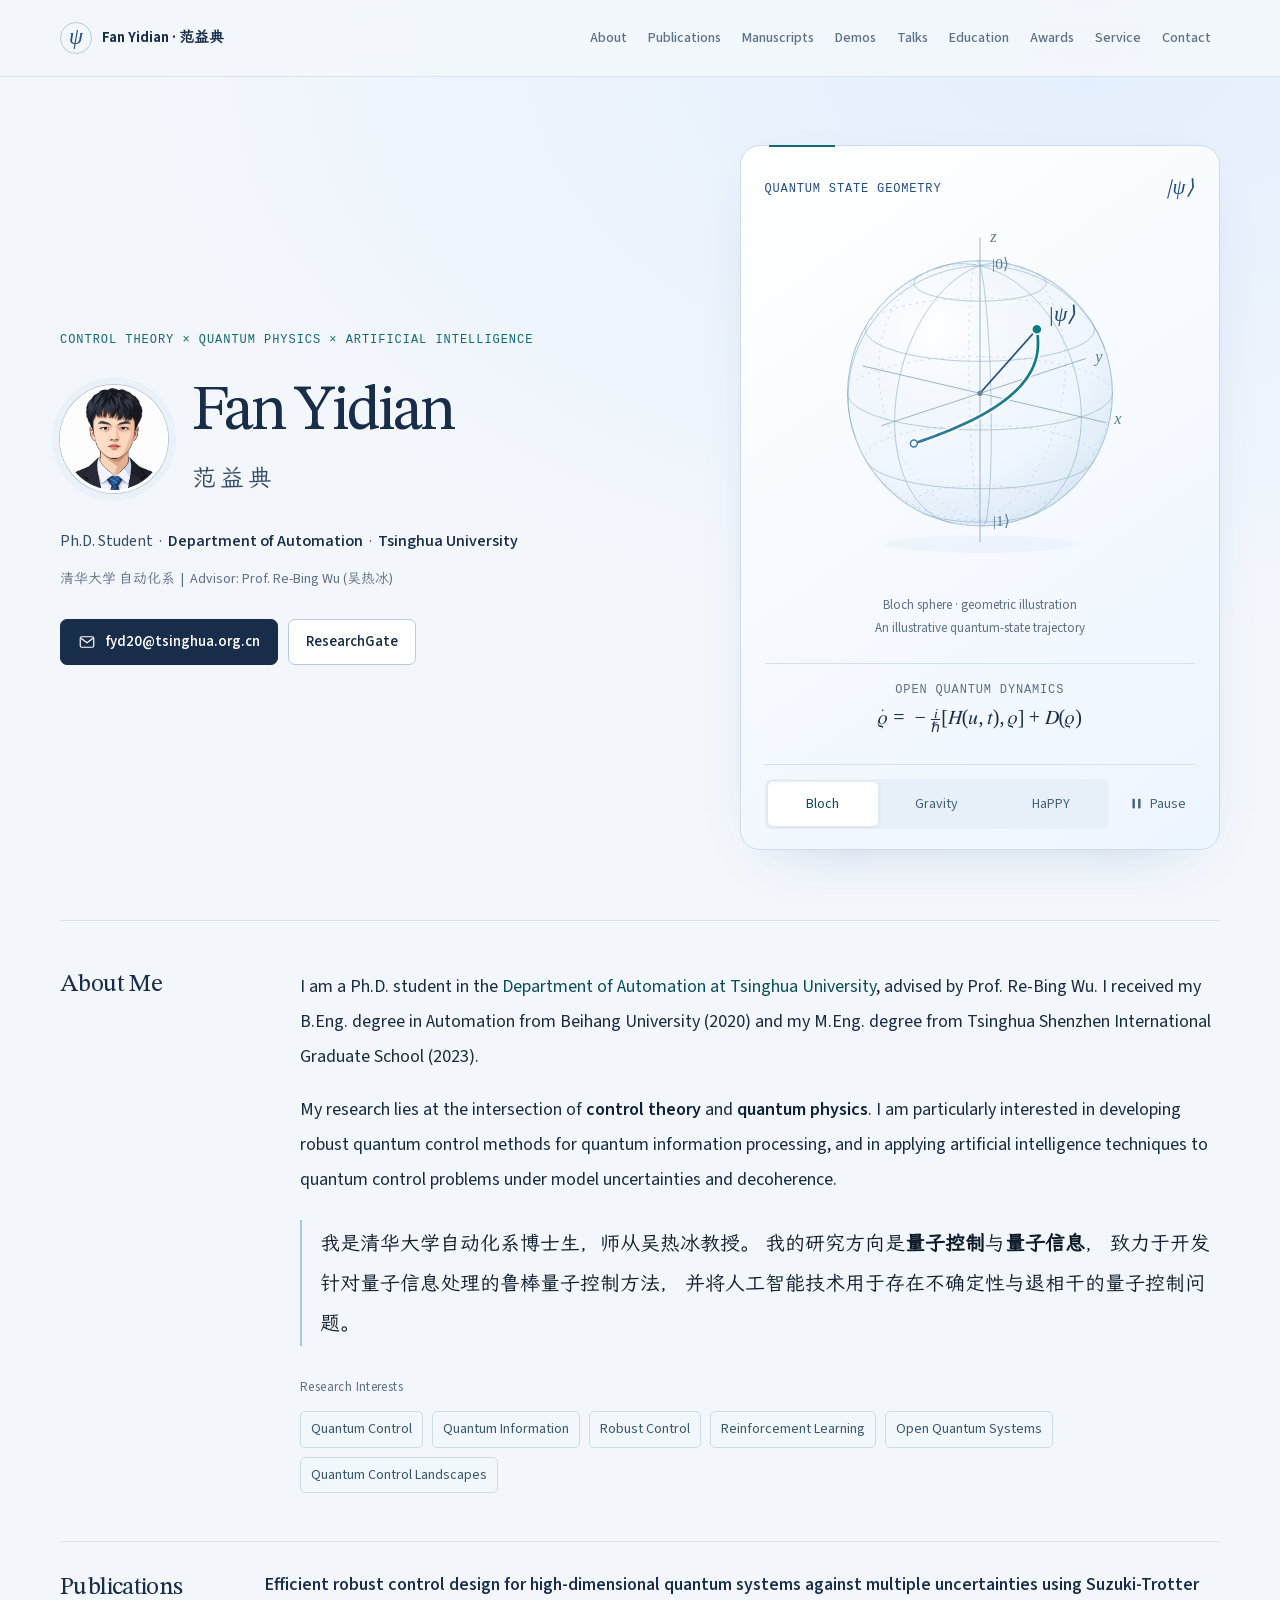
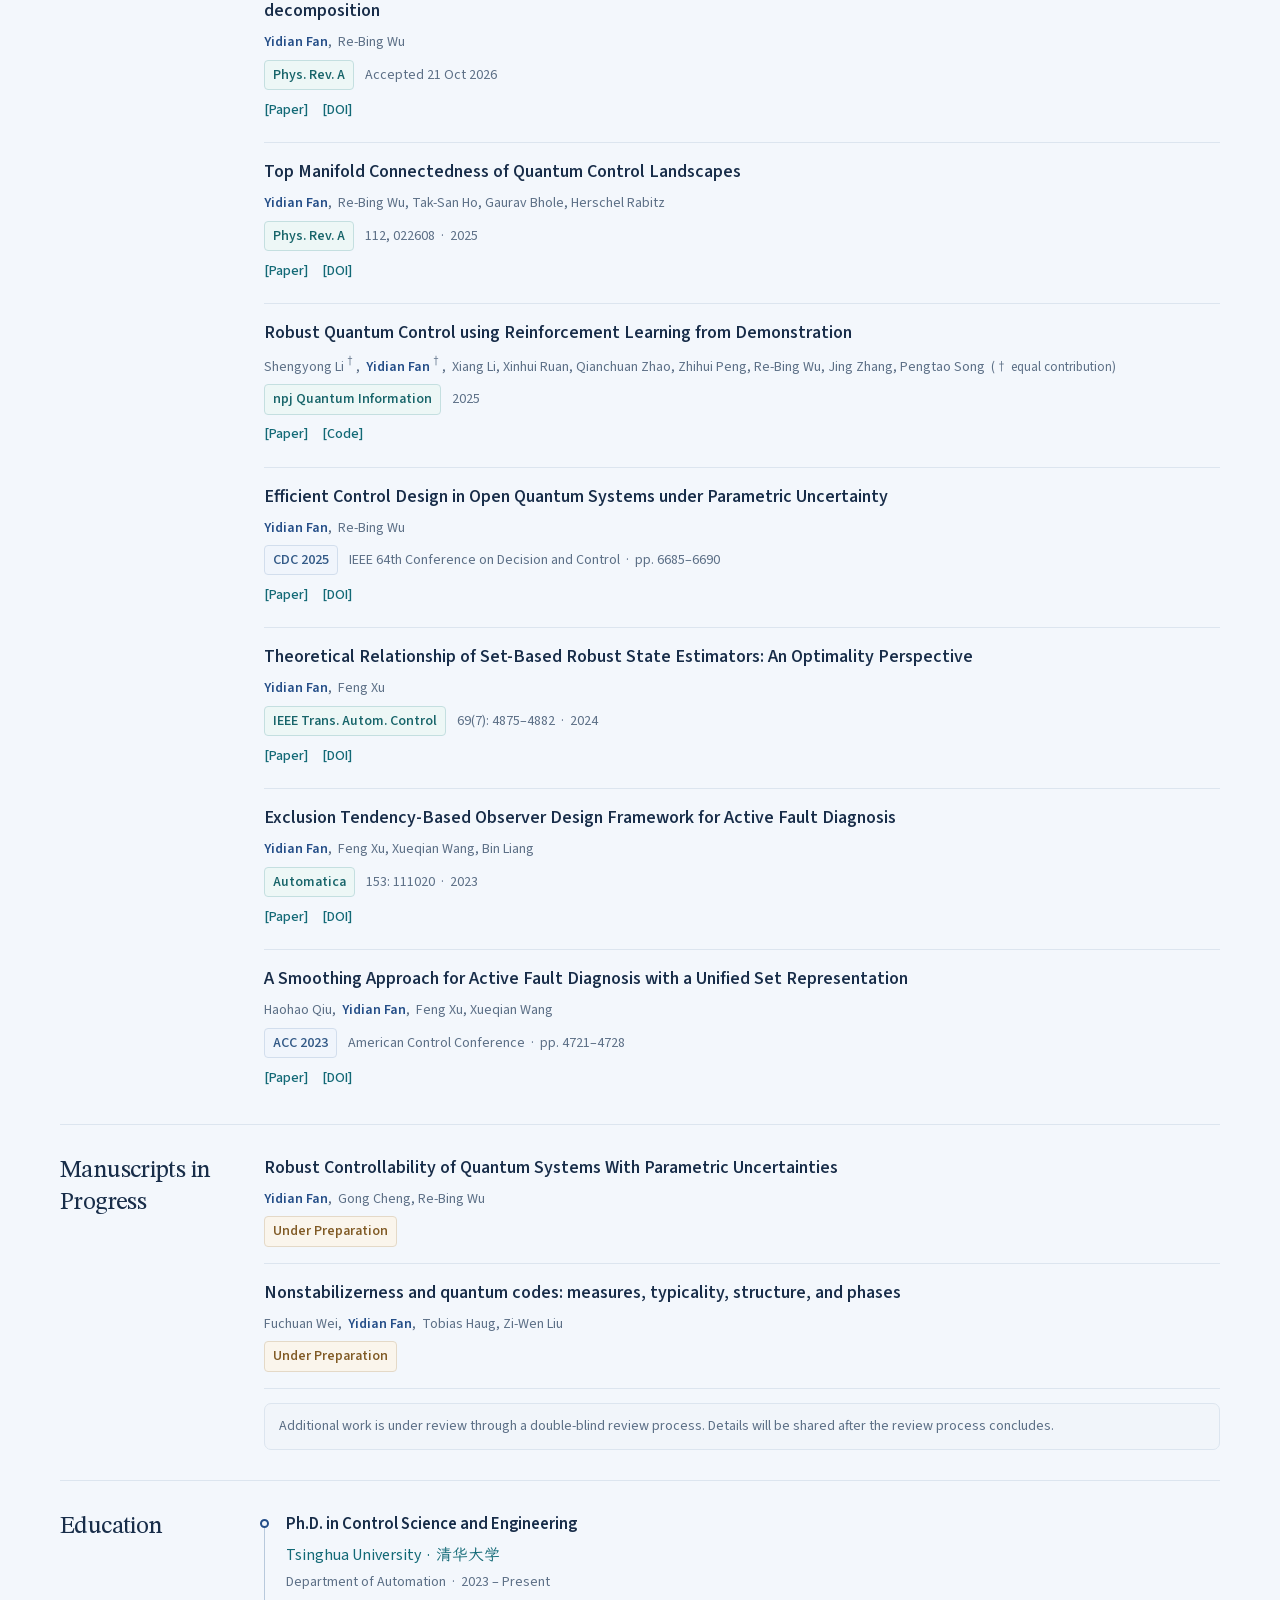
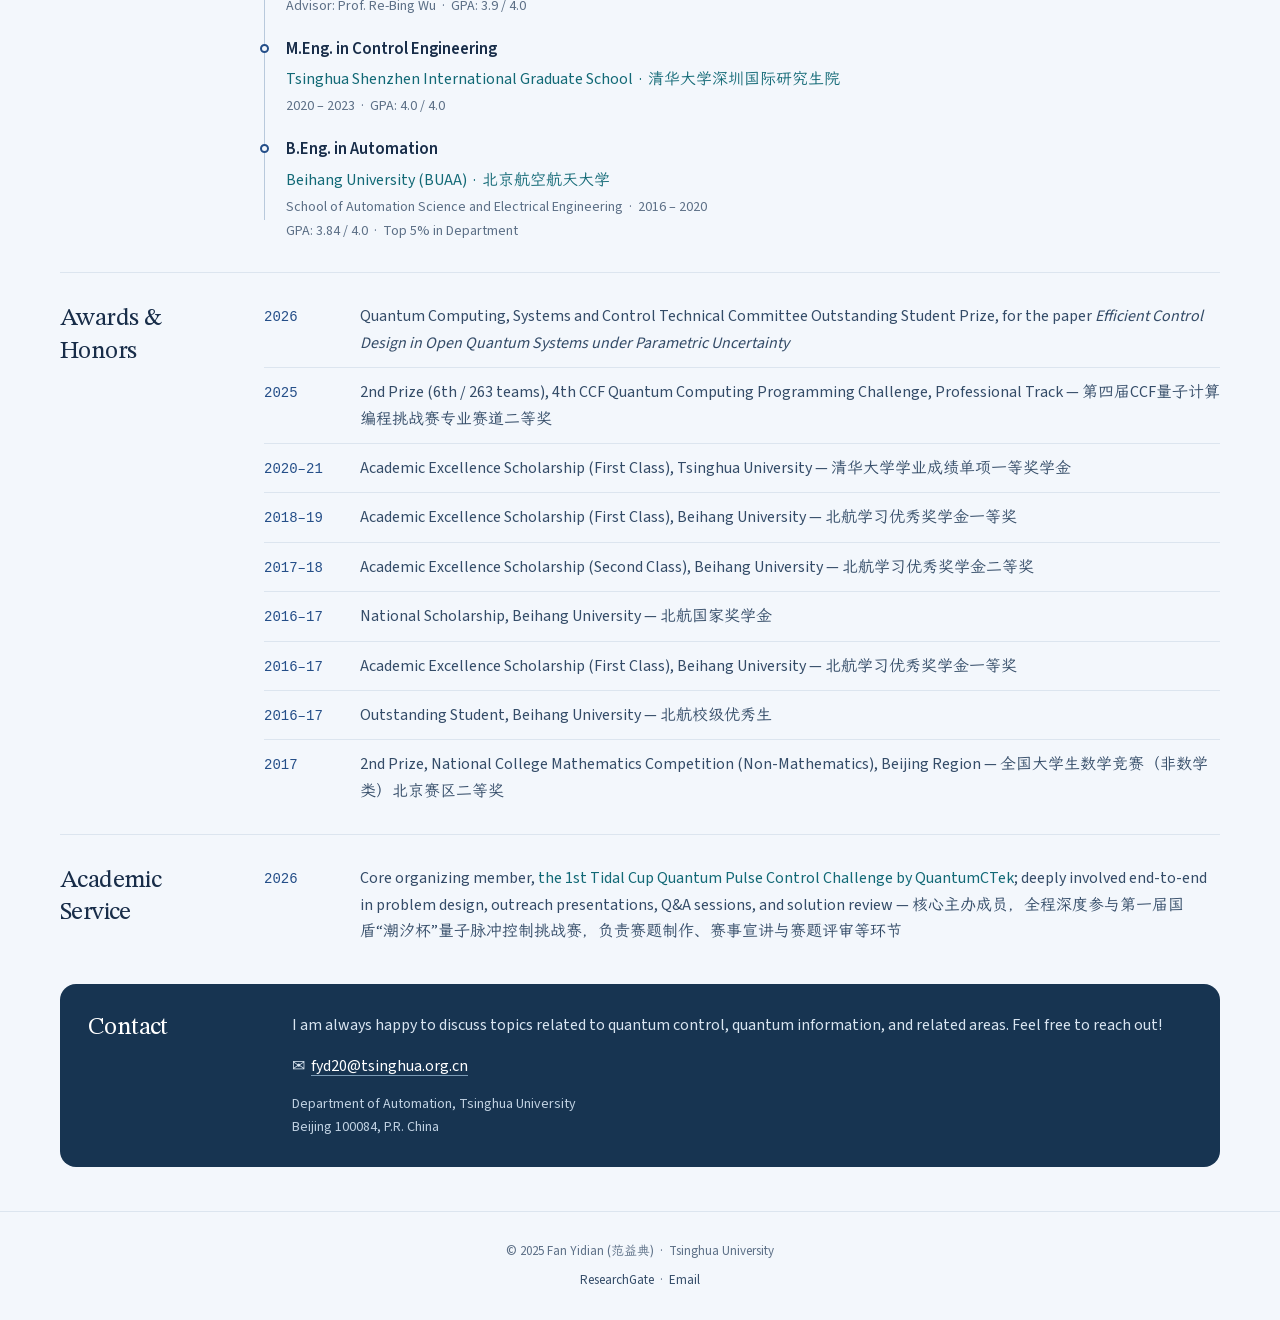
<file: index.html>
<!DOCTYPE html>
<html lang="en">
<head>
  <meta charset="UTF-8" />
  <meta name="viewport" content="width=device-width, initial-scale=1.0" />
  <title>Fan Yidian (范益典) | Tsinghua University</title>
  <meta name="description" content="Ph.D. student at Tsinghua University. Research on quantum control and quantum information." />
  <link rel="stylesheet" href="./assets/site.css" />
  <link rel="stylesheet" href="./assets/home.css" />
  <script src="./assets/site.js" defer></script>
  <script src="./assets/quantum-carousel.js" defer></script>
</head>
<body class="home-page">
<a class="skip-link" href="#main-content">Skip to content</a>

<!-- ====== Navigation ====== -->
<nav class="site-nav" aria-label="Main navigation">
  <div class="nav-inner">
    <a class="nav-brand" href="./"><span class="brand-symbol" aria-hidden="true">ψ</span><span>Fan Yidian · 范益典</span></a>
    <button class="nav-toggle" type="button" aria-expanded="false" aria-controls="primary-navigation">Menu <span class="menu-icon" aria-hidden="true"></span></button>
    <ul class="nav-links" id="primary-navigation">
      <li><a href="#about">About</a></li>
      <li><a href="#publications">Publications</a></li>
      <li><a href="#manuscripts">Manuscripts</a></li>
      <li><a href="./demos/">Demos</a></li>
      <li><a href="./talks/">Talks</a></li>
      <li><a href="#education">Education</a></li>
      <li><a href="#awards">Awards</a></li>
      <li><a href="#service">Service</a></li>
      <li><a href="#contact">Contact</a></li>
    </ul>
  </div>
</nav>

<main id="main-content" class="home-main">

  <!-- ====== Hero ====== -->
  <header class="hero" aria-labelledby="profile-name">
    <div class="hero-copy">
      <p class="hero-kicker">CONTROL THEORY × QUANTUM PHYSICS × ARTIFICIAL INTELLIGENCE</p>
      <div class="hero-identity">
        <div class="photo-wrap">
          <img src="avatar-cartoon-v2.png" alt="Cartoon portrait of Fan Yidian" width="108" height="108" />
        </div>
        <div>
          <h1 class="hero-en" id="profile-name">Fan Yidian</h1>
          <div class="hero-cn" lang="zh-CN">范益典</div>
        </div>
      </div>
      <p class="hero-meta">
        Ph.D. Student &nbsp;·&nbsp;
        <strong>Department of Automation</strong> &nbsp;·&nbsp;
        <strong>Tsinghua University</strong>
      </p>
      <p class="hero-sub">清华大学 自动化系 &nbsp;|&nbsp; Advisor: Prof. Re-Bing Wu (吴热冰)</p>
      <div class="hero-btns">
        <a href="mailto:fyd20@tsinghua.org.cn" class="btn primary"><svg viewBox="0 0 24 24" fill="none" stroke="currentColor" stroke-width="1.6" aria-hidden="true"><rect x="3" y="5" width="18" height="14" rx="2"/><path d="m4 7 8 6 8-6"/></svg>fyd20@tsinghua.org.cn</a>
        <a href="https://www.researchgate.net/profile/Yidian-Fan/research" target="_blank" rel="noopener" class="btn">ResearchGate</a>
      </div>
    </div>
    <div class="quantum-panel" data-quantum-carousel data-rotation-delay="8000" role="region" aria-roledescription="carousel" aria-label="Quantum physics illustrations">
      <div class="quantum-slides">
        <figure class="quantum-slide" id="quantum-slide-bloch" role="group" aria-roledescription="slide" aria-label="1 of 3: Quantum state geometry">
          <div class="quantum-heading"><span>QUANTUM STATE GEOMETRY</span><span class="state-symbol" aria-hidden="true">|ψ⟩</span></div>
          <img class="quantum-visual" src="./assets/quantum-state.svg" width="500" height="440" alt="Bloch sphere with coordinate axes, a quantum-state vector, and an illustrative control trajectory." />
          <figcaption class="quantum-caption"><span>Bloch sphere · geometric illustration</span><span>An illustrative quantum-state trajectory</span></figcaption>
          <div class="quantum-equation">
            <span class="quantum-equation-label">Open quantum dynamics</span>
            <math xmlns="http://www.w3.org/1998/Math/MathML" aria-label="Rho dot equals minus i over h bar times the commutator of H of u and t with rho, plus D of rho">
              <mrow><mover><mi>ρ</mi><mo>˙</mo></mover><mo>=</mo><mo>−</mo><mfrac><mi>i</mi><mi>ℏ</mi></mfrac><mo>[</mo><mi>H</mi><mo>(</mo><mi>u</mi><mo>,</mo><mi>t</mi><mo>)</mo><mo>,</mo><mi>ρ</mi><mo>]</mo><mo>+</mo><mi mathvariant="script">D</mi><mo>(</mo><mi>ρ</mi><mo>)</mo></mrow>
            </math>
          </div>
        </figure>
        <figure class="quantum-slide" id="quantum-slide-gravity" role="group" aria-roledescription="slide" aria-label="2 of 3: Quantum gravity simulation" hidden>
          <div class="quantum-heading"><span>QUANTUM GRAVITY SIMULATION</span><span class="state-symbol" aria-hidden="true">AdS</span></div>
          <img class="quantum-visual" src="./assets/quantum-gravity.svg" width="500" height="440" alt="Conceptual gravitational geometry above two coupled quantum systems, illustrating a gravity-inspired quantum simulation rather than an actual spacetime wormhole." />
          <figcaption class="quantum-caption"><span>SYK-inspired holography · conceptual schematic</span><a href="https://inqnet.caltech.edu/wormhole2022/" target="_blank" rel="noopener">Inspired by Jafferis et al. (2022)</a></figcaption>
          <div class="quantum-equation">
            <span class="quantum-equation-label">Coupled quantum systems</span>
            <math xmlns="http://www.w3.org/1998/Math/MathML" aria-label="H equals H left plus H right plus g of t times V">
              <mrow><mi>H</mi><mo>=</mo><msub><mi>H</mi><mi>L</mi></msub><mo>+</mo><msub><mi>H</mi><mi>R</mi></msub><mo>+</mo><mi>g</mi><mo>(</mo><mi>t</mi><mo>)</mo><mi>V</mi></mrow>
            </math>
          </div>
        </figure>
        <figure class="quantum-slide" id="quantum-slide-happy" role="group" aria-roledescription="slide" aria-label="3 of 3: HaPPY holographic quantum error correction" hidden>
          <div class="quantum-heading"><span>HaPPY · HOLOGRAPHIC QEC</span><span class="state-symbol" aria-hidden="true">V</span></div>
          <img class="quantum-visual" src="./assets/happy-code.svg" width="500" height="440" alt="A pentagonal hyperbolic tensor network for a HaPPY code, encoding bulk logical information into physical degrees of freedom on the boundary." />
          <figcaption class="quantum-caption"><span>Perfect tensors · bulk-to-boundary encoding</span><a href="https://arxiv.org/abs/1503.06237" target="_blank" rel="noopener">Pastawski et al. (2015)</a></figcaption>
          <div class="quantum-equation">
            <span class="quantum-equation-label">Holographic encoding isometry</span>
            <math xmlns="http://www.w3.org/1998/Math/MathML" aria-label="V maps the bulk Hilbert space to the boundary Hilbert space">
              <mrow><mi>V</mi><mo>:</mo><msub><mi mathvariant="script">H</mi><mtext>bulk</mtext></msub><mo>→</mo><msub><mi mathvariant="script">H</mi><mtext>boundary</mtext></msub></mrow>
            </math>
          </div>
        </figure>
      </div>
      <div class="carousel-controls">
        <div class="carousel-pagination" role="group" aria-label="Choose an illustration">
          <button class="carousel-tab" type="button" aria-controls="quantum-slide-bloch" aria-pressed="true" aria-label="Show quantum state geometry">Bloch</button>
          <button class="carousel-tab" type="button" aria-controls="quantum-slide-gravity" aria-pressed="false" aria-label="Show quantum gravity simulation">Gravity</button>
          <button class="carousel-tab" type="button" aria-controls="quantum-slide-happy" aria-pressed="false" aria-label="Show HaPPY holographic code">HaPPY</button>
        </div>
        <button class="carousel-toggle" type="button" aria-label="Pause automatic slide rotation">
          <svg data-pause-icon viewBox="0 0 16 16" fill="currentColor" aria-hidden="true"><rect x="3" y="2" width="3" height="12" rx="1"/><rect x="10" y="2" width="3" height="12" rx="1"/></svg>
          <svg data-play-icon viewBox="0 0 16 16" fill="currentColor" aria-hidden="true" hidden><path d="M4 2 14 8 4 14Z"/></svg>
          <span>Pause</span>
        </button>
      </div>
      <p class="carousel-status" aria-live="polite" aria-atomic="true">1 of 3: Quantum state geometry</p>
      <noscript><p class="quantum-caption">Also explore <a href="./assets/quantum-gravity.svg">quantum gravity</a> and <a href="./assets/happy-code.svg">HaPPY code</a>.</p></noscript>
    </div>
  </header>

  <!-- ====== About ====== -->
  <section id="about">
    <h2 class="sec-title">About Me</h2>
    <div class="section-content">

    <p class="about-en">
      I am a Ph.D. student in the
      <a href="https://www.au.tsinghua.edu.cn/" target="_blank">Department of Automation at Tsinghua University</a>,
      advised by Prof. Re-Bing Wu.
      I received my B.Eng. degree in Automation from Beihang University (2020)
      and my M.Eng. degree from Tsinghua Shenzhen International Graduate School (2023).
    </p>
    <p class="about-en">
      My research lies at the intersection of <strong>control theory</strong> and <strong>quantum physics</strong>.
      I am particularly interested in developing robust quantum control methods for
      quantum information processing, and in applying artificial intelligence techniques to
      quantum control problems under model uncertainties and decoherence.
    </p>

    <p class="about-cn">
      我是清华大学自动化系博士生，师从吴热冰教授。
      我的研究方向是<strong>量子控制</strong>与<strong>量子信息</strong>，
      致力于开发针对量子信息处理的鲁棒量子控制方法，
      并将人工智能技术用于存在不确定性与退相干的量子控制问题。
    </p>

    <p class="interest-label">Research Interests</p>
    <div class="tags">
      <span class="tag">Quantum Control</span>
      <span class="tag">Quantum Information</span>
      <span class="tag">Robust Control</span>
      <span class="tag">Reinforcement Learning</span>
      <span class="tag">Open Quantum Systems</span>
      <span class="tag">Quantum Control Landscapes</span>
    </div>
    </div>
  </section>

  <!-- ====== Publications ====== -->
  <section id="publications">
    <h2 class="sec-title">Publications</h2>
    <div class="section-content">
    <div class="pub-list">

      <div class="pub-card">
        <div class="pub-title">
          <a href="https://link.aps.org/doi/10.1103/959l-ms9v" target="_blank" rel="noopener">
            Efficient robust control design for high-dimensional quantum systems against multiple uncertainties using Suzuki-Trotter decomposition
          </a>
        </div>
        <div class="pub-authors">
          <span class="me">Yidian Fan</span>,&nbsp;
          Re-Bing Wu
        </div>
        <div class="pub-footer">
          <span class="badge badge-journal">Phys. Rev. A</span>
          <span class="pub-year">Accepted 21 Oct 2026</span>
        </div>
        <div class="pub-links">
          <a class="pub-link" href="https://link.aps.org/doi/10.1103/959l-ms9v" target="_blank" rel="noopener">[Paper]</a>
          <a class="pub-link" href="https://doi.org/10.1103/959l-ms9v" target="_blank" rel="noopener">[DOI]</a>
        </div>
      </div>

      <!-- ── 2025 ── -->

      <!-- PRA 2025 -->
      <div class="pub-card">
        <div class="pub-title">
          <a href="https://link.aps.org/doi/10.1103/rrzb-zm1l" target="_blank">
            Top Manifold Connectedness of Quantum Control Landscapes
          </a>
        </div>
        <div class="pub-authors">
          <span class="me">Yidian Fan</span>,&nbsp;
          Re-Bing Wu, Tak-San Ho, Gaurav Bhole, Herschel Rabitz
        </div>
        <div class="pub-footer">
          <span class="badge badge-journal">Phys. Rev. A</span>
          <span class="pub-year">112, 022608 &nbsp;·&nbsp; 2025</span>
        </div>
        <div class="pub-links">
          <a class="pub-link" href="https://link.aps.org/doi/10.1103/rrzb-zm1l" target="_blank">[Paper]</a>
          <a class="pub-link" href="https://doi.org/10.1103/rrzb-zm1l" target="_blank">[DOI]</a>
        </div>
      </div>

      <!-- npj QI 2025 -->
      <div class="pub-card">
        <div class="pub-title">
          <a href="https://www.nature.com/articles/s41534-025-01065-2" target="_blank">
            Robust Quantum Control using Reinforcement Learning from Demonstration
          </a>
        </div>
        <div class="pub-authors">
          Shengyong Li<sup>†</sup>,&nbsp;
          <span class="me">Yidian Fan</span><sup>†</sup>,&nbsp;
          Xiang Li, Xinhui Ruan, Qianchuan Zhao, Zhihui Peng, Re-Bing Wu, Jing Zhang, Pengtao Song
          &nbsp;<span class="pub-equal">(† equal contribution)</span>
        </div>
        <div class="pub-footer">
          <span class="badge badge-journal">npj Quantum Information</span>
          <span class="pub-year">2025</span>
        </div>
        <div class="pub-links">
          <a class="pub-link" href="https://www.nature.com/articles/s41534-025-01065-2" target="_blank">[Paper]</a>
          <a class="pub-link" href="https://github.com/littlebaker/RlfdQcontrol" target="_blank">[Code]</a>
        </div>
      </div>

      <!-- CDC 2025 -->
      <div class="pub-card">
        <div class="pub-title">
          <a href="https://ieeexplore.ieee.org/document/11312116" target="_blank">
            Efficient Control Design in Open Quantum Systems under Parametric Uncertainty
          </a>
        </div>
        <div class="pub-authors">
          <span class="me">Yidian Fan</span>,&nbsp;
          Re-Bing Wu
        </div>
        <div class="pub-footer">
          <span class="badge badge-conference">CDC 2025</span>
          <span class="pub-year">IEEE 64th Conference on Decision and Control &nbsp;·&nbsp; pp. 6685–6690</span>
        </div>
        <div class="pub-links">
          <a class="pub-link" href="https://ieeexplore.ieee.org/document/11312116" target="_blank">[Paper]</a>
          <a class="pub-link" href="https://doi.org/10.1109/CDC57313.2025.11312116" target="_blank">[DOI]</a>
        </div>
      </div>

      <!-- ── 2024 ── -->

      <!-- IEEE TAC 2024 -->
      <div class="pub-card">
        <div class="pub-title">
          <a href="https://ieeexplore.ieee.org/document/10415484" target="_blank">
            Theoretical Relationship of Set-Based Robust State Estimators: An Optimality Perspective
          </a>
        </div>
        <div class="pub-authors">
          <span class="me">Yidian Fan</span>,&nbsp;
          Feng Xu
        </div>
        <div class="pub-footer">
          <span class="badge badge-journal">IEEE Trans. Autom. Control</span>
          <span class="pub-year">69(7): 4875–4882 &nbsp;·&nbsp; 2024</span>
        </div>
        <div class="pub-links">
          <a class="pub-link" href="https://ieeexplore.ieee.org/document/10415484" target="_blank">[Paper]</a>
          <a class="pub-link" href="https://doi.org/10.1109/TAC.2024.3359522" target="_blank">[DOI]</a>
        </div>
      </div>

      <!-- ── 2023 ── -->

      <!-- Automatica 2023 -->
      <div class="pub-card">
        <div class="pub-title">
          <a href="https://www.sciencedirect.com/science/article/pii/S0005109823001759" target="_blank">
            Exclusion Tendency-Based Observer Design Framework for Active Fault Diagnosis
          </a>
        </div>
        <div class="pub-authors">
          <span class="me">Yidian Fan</span>,&nbsp;
          Feng Xu, Xueqian Wang, Bin Liang
        </div>
        <div class="pub-footer">
          <span class="badge badge-journal">Automatica</span>
          <span class="pub-year">153: 111020 &nbsp;·&nbsp; 2023</span>
        </div>
        <div class="pub-links">
          <a class="pub-link" href="https://www.sciencedirect.com/science/article/pii/S0005109823001759" target="_blank">[Paper]</a>
          <a class="pub-link" href="https://doi.org/10.1016/j.automatica.2023.111020" target="_blank">[DOI]</a>
        </div>
      </div>

      <!-- ACC 2023 -->
      <div class="pub-card">
        <div class="pub-title">
          <a href="https://ieeexplore.ieee.org/document/10156136" target="_blank">
            A Smoothing Approach for Active Fault Diagnosis with a Unified Set Representation
          </a>
        </div>
        <div class="pub-authors">
          Haohao Qiu,&nbsp;
          <span class="me">Yidian Fan</span>,&nbsp;
          Feng Xu, Xueqian Wang
        </div>
        <div class="pub-footer">
          <span class="badge badge-conference">ACC 2023</span>
          <span class="pub-year">American Control Conference &nbsp;·&nbsp; pp. 4721–4728</span>
        </div>
        <div class="pub-links">
          <a class="pub-link" href="https://ieeexplore.ieee.org/document/10156136" target="_blank">[Paper]</a>
          <a class="pub-link" href="https://doi.org/10.23919/ACC55779.2023.10156136" target="_blank">[DOI]</a>
        </div>
      </div>

    </div>
    </div>
  </section>

  <section id="manuscripts">
    <h2 class="sec-title">Manuscripts in Progress</h2>
    <div class="section-content">
    <div class="pub-list">

      <div class="pub-card">
        <div class="pub-title">
          Robust Controllability of Quantum Systems With Parametric Uncertainties
        </div>
        <div class="pub-authors">
          <span class="me">Yidian Fan</span>,&nbsp;
          Gong Cheng, Re-Bing Wu
        </div>
        <div class="pub-footer">
          <span class="badge badge-preprint">Under Preparation</span>
        </div>
      </div>

      <div class="pub-card">
        <div class="pub-title">
          Nonstabilizerness and quantum codes: measures, typicality, structure, and phases
        </div>
        <div class="pub-authors">
          Fuchuan Wei,&nbsp;
          <span class="me">Yidian Fan</span>,&nbsp;
          Tobias Haug, Zi-Wen Liu
        </div>
        <div class="pub-footer">
          <span class="badge badge-preprint">Under Preparation</span>
        </div>
      </div>

      <p class="pub-year">
        Additional work is under review through a double-blind review process. Details will be shared after the review process concludes.
      </p>

    </div>
    </div>
  </section>

  <!-- ====== Education ====== -->
  <section id="education">
    <h2 class="sec-title">Education</h2>
    <div class="section-content">
    <div class="timeline">

      <div class="edu-item">
        <div class="edu-degree">Ph.D. in Control Science and Engineering</div>
        <div class="edu-school">Tsinghua University &nbsp;·&nbsp; 清华大学</div>
        <div class="edu-detail">Department of Automation &nbsp;·&nbsp; 2023 – Present</div>
        <div class="edu-detail">Advisor: Prof. Re-Bing Wu &nbsp;·&nbsp; GPA: 3.9 / 4.0</div>
      </div>

      <div class="edu-item">
        <div class="edu-degree">M.Eng. in Control Engineering</div>
        <div class="edu-school">Tsinghua Shenzhen International Graduate School &nbsp;·&nbsp; 清华大学深圳国际研究生院</div>
        <div class="edu-detail">2020 – 2023 &nbsp;·&nbsp; GPA: 4.0 / 4.0</div>
      </div>

      <div class="edu-item">
        <div class="edu-degree">B.Eng. in Automation</div>
        <div class="edu-school">Beihang University (BUAA) &nbsp;·&nbsp; 北京航空航天大学</div>
        <div class="edu-detail">School of Automation Science and Electrical Engineering &nbsp;·&nbsp; 2016 – 2020</div>
        <div class="edu-detail">GPA: 3.84 / 4.0 &nbsp;·&nbsp; Top 5% in Department</div>
      </div>

    </div>
    </div>
  </section>

  <!-- ====== Awards ====== -->
  <section id="awards">
    <h2 class="sec-title">Awards &amp; Honors</h2>
    <div class="section-content">
    <ul class="award-list">
      <li class="award-item">
        <span class="award-year">2026</span>
        <span class="award-text">Quantum Computing, Systems and Control Technical Committee Outstanding Student Prize, for the paper <em>Efficient Control Design in Open Quantum Systems under Parametric Uncertainty</em></span>
      </li>
      <li class="award-item">
        <span class="award-year">2025</span>
        <span class="award-text">2nd Prize (6th / 263 teams), 4th CCF Quantum Computing Programming Challenge, Professional Track &mdash; 第四届CCF量子计算编程挑战赛专业赛道二等奖</span>
      </li>
      <li class="award-item">
        <span class="award-year">2020–21</span>
        <span class="award-text">Academic Excellence Scholarship (First Class), Tsinghua University &mdash; 清华大学学业成绩单项一等奖学金</span>
      </li>
      <li class="award-item">
        <span class="award-year">2018–19</span>
        <span class="award-text">Academic Excellence Scholarship (First Class), Beihang University &mdash; 北航学习优秀奖学金一等奖</span>
      </li>
      <li class="award-item">
        <span class="award-year">2017–18</span>
        <span class="award-text">Academic Excellence Scholarship (Second Class), Beihang University &mdash; 北航学习优秀奖学金二等奖</span>
      </li>
      <li class="award-item">
        <span class="award-year">2016–17</span>
        <span class="award-text">National Scholarship, Beihang University &mdash; 北航国家奖学金</span>
      </li>
      <li class="award-item">
        <span class="award-year">2016–17</span>
        <span class="award-text">Academic Excellence Scholarship (First Class), Beihang University &mdash; 北航学习优秀奖学金一等奖</span>
      </li>
      <li class="award-item">
        <span class="award-year">2016–17</span>
        <span class="award-text">Outstanding Student, Beihang University &mdash; 北航校级优秀生</span>
      </li>
      <li class="award-item">
        <span class="award-year">2017</span>
        <span class="award-text">2nd Prize, National College Mathematics Competition (Non-Mathematics), Beijing Region &mdash; 全国大学生数学竞赛（非数学类）北京赛区二等奖</span>
      </li>
    </ul>
    </div>
  </section>

  <!-- ====== Academic Service ====== -->
  <section id="service">
    <h2 class="sec-title">Academic Service</h2>
    <div class="section-content">
    <ul class="award-list">
      <li class="award-item">
        <span class="award-year">2026</span>
        <span class="award-text">
          Core organizing member,
          <a href="https://quantumctek-cloud.com/tidalcup.html" target="_blank" rel="noopener noreferrer">the 1st Tidal Cup Quantum Pulse Control Challenge by QuantumCTek</a>;
          deeply involved end-to-end in problem design, outreach presentations, Q&amp;A sessions, and solution review &mdash;
          核心主办成员，全程深度参与第一届国盾“潮汐杯”量子脉冲控制挑战赛，负责赛题制作、赛事宣讲与赛题评审等环节
        </span>
      </li>
    </ul>
    </div>
  </section>

  <!-- ====== Contact ====== -->
  <section id="contact">
    <h2 class="sec-title">Contact</h2>
    <div class="section-content">
    <div class="contact-body">
      <p>I am always happy to discuss topics related to quantum control, quantum information, and related areas. Feel free to reach out!</p>
      <p style="margin-top: 14px;">
        ✉ &nbsp;<a href="mailto:fyd20@tsinghua.org.cn">fyd20@tsinghua.org.cn</a>
      </p>
      <p class="contact-addr">
        Department of Automation, Tsinghua University<br />
        Beijing 100084, P.R. China
      </p>
    </div>
    </div>
  </section>

</main>

<!-- ====== Footer ====== -->
<footer class="site-footer">
  <p>© 2025 Fan Yidian (范益典) &nbsp;·&nbsp; Tsinghua University</p>
  <p style="margin-top: 6px;">
    <a href="https://www.researchgate.net/profile/Yidian-Fan/research" target="_blank">ResearchGate</a>
    &nbsp;·&nbsp;
    <a href="mailto:fyd20@tsinghua.org.cn">Email</a>
  </p>
</footer>

</body>
</html>
</file>
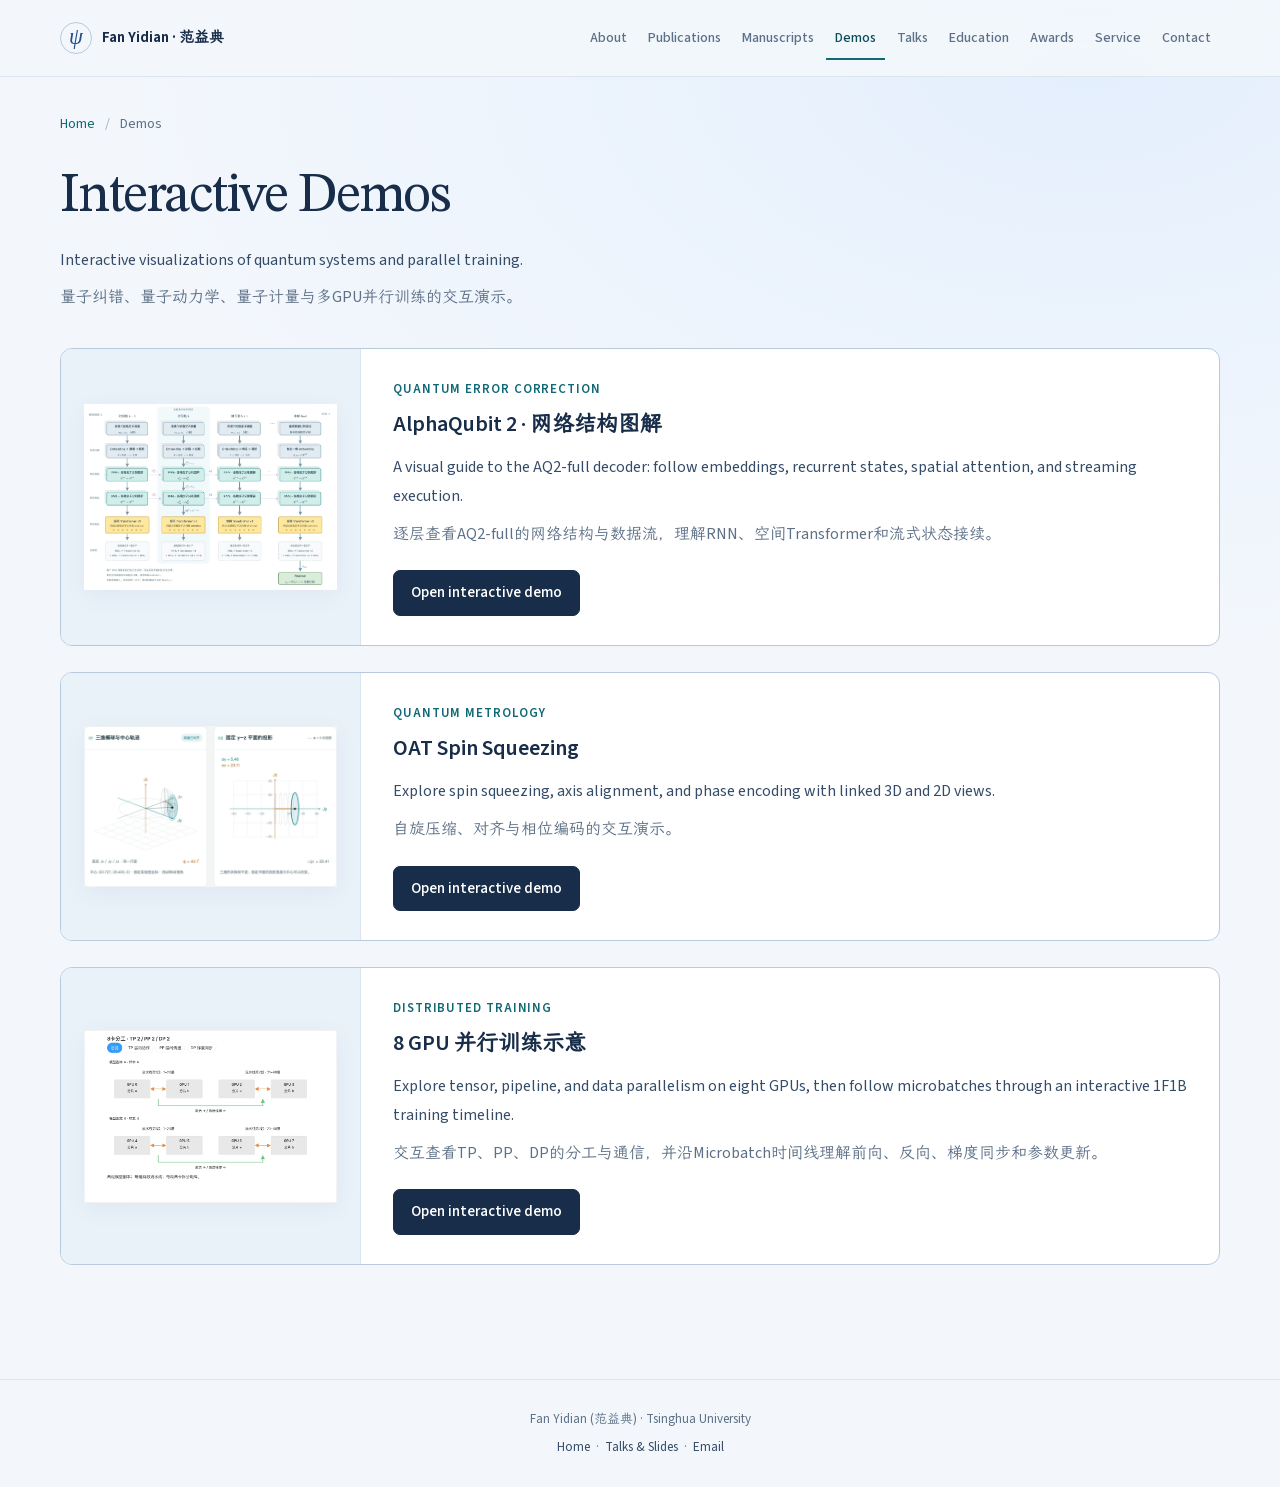
<file: demos/index.html>
<!DOCTYPE html>
<html lang="en">
<head>
  <meta charset="UTF-8" />
  <meta name="viewport" content="width=device-width, initial-scale=1.0" />
  <title>Interactive Demos | Fan Yidian (范益典)</title>
  <meta name="description" content="Interactive visualizations of quantum error correction, quantum dynamics, metrology, and parallel training by Fan Yidian." />
  <link rel="stylesheet" href="../assets/site.css" />
  <link rel="stylesheet" href="../assets/resources.css" />
  <script src="../assets/site.js" defer></script>
</head>
<body class="resource-page">
  <a class="skip-link" href="#main-content">Skip to content</a>
  <nav class="site-nav" aria-label="Main navigation">
    <div class="nav-inner">
      <a class="nav-brand" href="../"><span class="brand-symbol" aria-hidden="true">ψ</span><span>Fan Yidian · 范益典</span></a>
      <button class="nav-toggle" type="button" aria-expanded="false" aria-controls="primary-navigation">Menu <span class="menu-icon" aria-hidden="true"></span></button>
    <ul class="nav-links" id="primary-navigation">
        <li><a href="../#about">About</a></li>
        <li><a href="../#publications">Publications</a></li>
        <li><a href="../#manuscripts">Manuscripts</a></li>
        <li><a href="./" aria-current="page">Demos</a></li>
        <li><a href="../talks/">Talks</a></li>
        <li><a href="../#education">Education</a></li>
        <li><a href="../#awards">Awards</a></li>
        <li><a href="../#service">Service</a></li>
        <li><a href="../#contact">Contact</a></li>
      </ul>
    </div>
  </nav>
  <main id="main-content" class="resource-main">
    <p class="breadcrumbs"><a href="../">Home</a><span aria-hidden="true">/</span>Demos</p>
    <header class="page-header">
      <h1 class="page-title">Interactive Demos</h1>
      <p class="page-intro">Interactive visualizations of quantum systems and parallel training.</p>
      <p class="page-intro-cn" lang="zh-CN">量子纠错、量子动力学、量子计量与多GPU并行训练的交互演示。</p>
    </header>
    <div class="resource-list">
      <article class="resource-card" aria-labelledby="alphaqubit2-title">
        <a class="resource-preview" href="./alphaqubit2/" aria-label="Open the AlphaQubit 2 architecture demo">
          <img src="./alphaqubit2/preview.webp" width="1374" height="1011" alt="A time-by-network-depth diagram of the AlphaQubit 2 decoder, with recurrent states and spatial Transformer blocks." />
        </a>
        <div class="resource-body">
          <p class="resource-category">QUANTUM ERROR CORRECTION</p>
          <h2 class="resource-title" id="alphaqubit2-title" lang="zh-CN"><a href="./alphaqubit2/">AlphaQubit 2 · 网络结构图解</a></h2>
          <p class="resource-description">A visual guide to the AQ2-full decoder: follow embeddings, recurrent states, spatial attention, and streaming execution.</p>
          <p class="resource-description-cn" lang="zh-CN">逐层查看AQ2-full的网络结构与数据流，理解RNN、空间Transformer和流式状态接续。</p>
          <div class="resource-actions">
            <a class="btn primary" href="./alphaqubit2/">Open interactive demo</a>
          </div>
        </div>
      </article>
      <article class="resource-card" aria-labelledby="oat-title">
        <a class="resource-preview" href="./oat/" aria-label="Open the OAT spin-squeezing demo">
          <img src="./oat/preview.webp" width="1100" height="700" alt="A spin-squeezed covariance ellipsoid rotating around the z axis, with its projection onto the y–z plane." />
        </a>
        <div class="resource-body">
          <p class="resource-category">QUANTUM METROLOGY</p>
          <h2 class="resource-title" id="oat-title"><a href="./oat/">OAT Spin Squeezing</a></h2>
          <p class="resource-description">Explore spin squeezing, axis alignment, and phase encoding with linked 3D and 2D views.</p>
          <p class="resource-description-cn" lang="zh-CN">自旋压缩、对齐与相位编码的交互演示。</p>
          <div class="resource-actions">
            <a class="btn primary" href="./oat/">Open interactive demo</a>
          </div>
        </div>
      </article>
      <article class="resource-card" aria-labelledby="eight-gpu-title">
        <a class="resource-preview" href="./eight-gpu/" aria-label="Open the 8-GPU parallel training demo">
          <img src="./eight-gpu/preview.webp" width="900" height="613" loading="lazy" alt="Eight GPUs grouped by tensor, pipeline, and data parallelism, with communication links between the groups." />
        </a>
        <div class="resource-body">
          <p class="resource-category">DISTRIBUTED TRAINING</p>
          <h2 class="resource-title" id="eight-gpu-title" lang="zh-CN"><a href="./eight-gpu/">8 GPU 并行训练示意</a></h2>
          <p class="resource-description">Explore tensor, pipeline, and data parallelism on eight GPUs, then follow microbatches through an interactive 1F1B training timeline.</p>
          <p class="resource-description-cn" lang="zh-CN">交互查看TP、PP、DP的分工与通信，并沿Microbatch时间线理解前向、反向、梯度同步和参数更新。</p>
          <div class="resource-actions">
            <a class="btn primary" href="./eight-gpu/">Open interactive demo</a>
          </div>
        </div>
      </article>
    </div>
  </main>
  <footer class="site-footer">
    <p>Fan Yidian (范益典) · Tsinghua University</p>
    <p><a href="../">Home</a> &nbsp;·&nbsp; <a href="../talks/">Talks &amp; Slides</a> &nbsp;·&nbsp; <a href="mailto:fyd20@tsinghua.org.cn">Email</a></p>
  </footer>
</body>
</html>
</file>
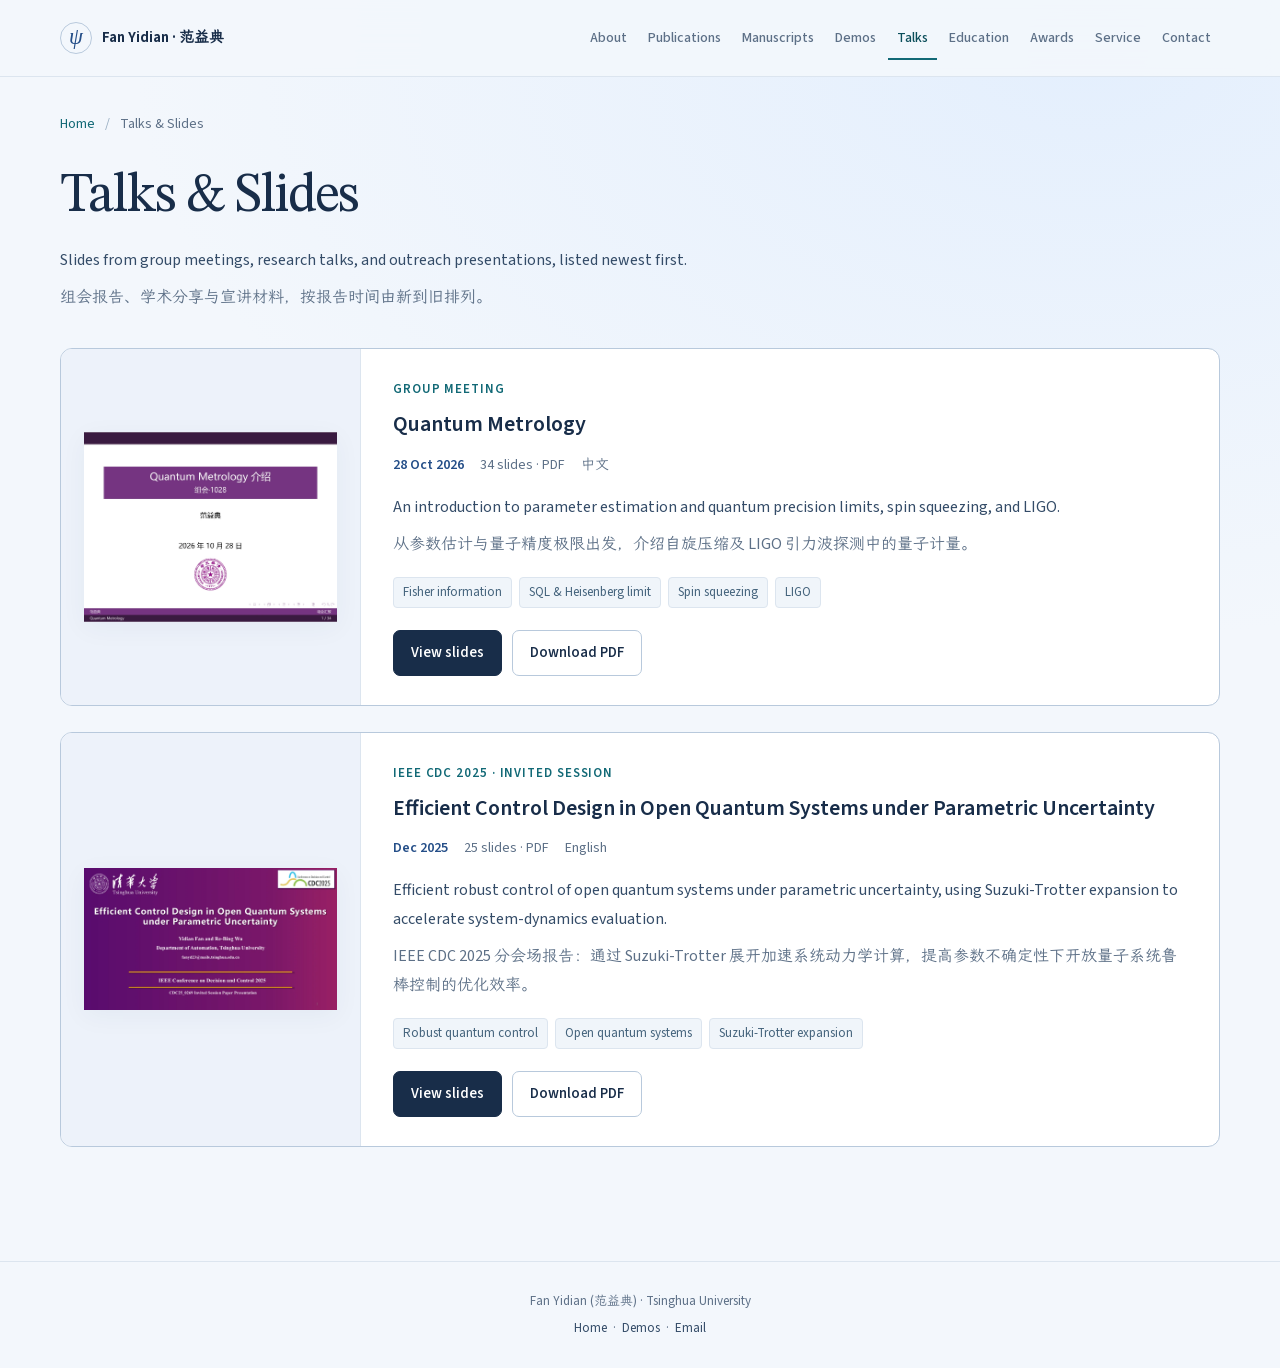
<file: talks/index.html>
<!DOCTYPE html>
<html lang="en">
<head>
  <meta charset="UTF-8" />
  <meta name="viewport" content="width=device-width, initial-scale=1.0" />
  <title>Talks &amp; Slides | Fan Yidian (范益典)</title>
  <meta name="description" content="Talks, group meeting presentations, and slides by Fan Yidian on quantum control and quantum information." />
  <link rel="stylesheet" href="../assets/site.css" />
  <link rel="stylesheet" href="../assets/resources.css" />
  <script src="../assets/site.js" defer></script>
</head>
<body class="resource-page">
  <a class="skip-link" href="#main-content">Skip to content</a>
  <nav class="site-nav" aria-label="Main navigation">
    <div class="nav-inner">
      <a class="nav-brand" href="../"><span class="brand-symbol" aria-hidden="true">ψ</span><span>Fan Yidian · 范益典</span></a>
      <button class="nav-toggle" type="button" aria-expanded="false" aria-controls="primary-navigation">Menu <span class="menu-icon" aria-hidden="true"></span></button>
    <ul class="nav-links" id="primary-navigation">
        <li><a href="../#about">About</a></li>
        <li><a href="../#publications">Publications</a></li>
        <li><a href="../#manuscripts">Manuscripts</a></li>
        <li><a href="../demos/">Demos</a></li>
        <li><a href="./" aria-current="page">Talks</a></li>
        <li><a href="../#education">Education</a></li>
        <li><a href="../#awards">Awards</a></li>
        <li><a href="../#service">Service</a></li>
        <li><a href="../#contact">Contact</a></li>
      </ul>
    </div>
  </nav>
  <main id="main-content" class="resource-main">
    <p class="breadcrumbs"><a href="../">Home</a><span aria-hidden="true">/</span>Talks &amp; Slides</p>
    <header class="page-header">
      <h1 class="page-title">Talks &amp; Slides</h1>
      <p class="page-intro">Slides from group meetings, research talks, and outreach presentations, listed newest first.</p>
      <p class="page-intro-cn" lang="zh-CN">组会报告、学术分享与宣讲材料，按报告时间由新到旧排列。</p>
    </header>
    <div class="resource-list">
      <article class="resource-card" aria-labelledby="metrology-title">
        <a class="resource-preview slides" href="../PPT/%E7%BB%84%E4%BC%9A261028.pdf" target="_blank" rel="noopener" aria-label="View Quantum Metrology slides (PDF, opens in a new tab)">
          <img src="../assets/quantum-metrology-20261028.webp" width="1100" height="826" alt="Quantum Metrology 介绍, a group meeting presentation by Fan Yidian on 28 October 2026." />
        </a>
        <div class="resource-body">
          <p class="resource-category">GROUP MEETING</p>
          <h2 class="resource-title" id="metrology-title"><a href="../PPT/%E7%BB%84%E4%BC%9A261028.pdf" target="_blank" rel="noopener">Quantum Metrology</a></h2>
          <p class="resource-meta"><time datetime="2026-10-28">28 Oct 2026</time><span>34 slides · PDF</span><span lang="zh-CN">中文</span></p>
          <p class="resource-description">An introduction to parameter estimation and quantum precision limits, spin squeezing, and LIGO.</p>
          <p class="resource-description-cn" lang="zh-CN">从参数估计与量子精度极限出发，介绍自旋压缩及 LIGO 引力波探测中的量子计量。</p>
          <ul class="resource-topics" aria-label="Presentation topics">
            <li>Fisher information</li>
            <li>SQL &amp; Heisenberg limit</li>
            <li>Spin squeezing</li>
            <li>LIGO</li>
          </ul>
          <div class="resource-actions">
            <a class="btn primary" href="../PPT/%E7%BB%84%E4%BC%9A261028.pdf" target="_blank" rel="noopener" aria-label="View slides (PDF, opens in a new tab)">View slides</a>
            <a class="btn" href="../PPT/%E7%BB%84%E4%BC%9A261028.pdf" download="Fan-Yidian_Quantum-Metrology_2026-10-28.pdf">Download PDF</a>
          </div>
        </div>
      </article>
      <article class="resource-card" aria-labelledby="cdc-2025-title">
        <a class="resource-preview slides" href="../PPT/Presentation%20for%20CDC.pdf" target="_blank" rel="noopener" aria-label="View CDC 2025 slides (PDF, opens in a new tab)">
          <img src="../assets/cdc-2025.webp" width="1100" height="619" loading="lazy" alt="Efficient Control Design in Open Quantum Systems under Parametric Uncertainty, a CDC 2025 presentation by Yidian Fan and Re-Bing Wu." />
        </a>
        <div class="resource-body">
          <p class="resource-category">IEEE CDC 2025 · INVITED SESSION</p>
          <h2 class="resource-title" id="cdc-2025-title"><a href="../PPT/Presentation%20for%20CDC.pdf" target="_blank" rel="noopener">Efficient Control Design in Open Quantum Systems under Parametric Uncertainty</a></h2>
          <p class="resource-meta"><time datetime="2025-12">Dec 2025</time><span>25 slides · PDF</span><span>English</span></p>
          <p class="resource-description">Efficient robust control of open quantum systems under parametric uncertainty, using Suzuki-Trotter expansion to accelerate system-dynamics evaluation.</p>
          <p class="resource-description-cn" lang="zh-CN">IEEE CDC 2025 分会场报告：通过 Suzuki-Trotter 展开加速系统动力学计算，提高参数不确定性下开放量子系统鲁棒控制的优化效率。</p>
          <ul class="resource-topics" aria-label="Presentation topics">
            <li>Robust quantum control</li>
            <li>Open quantum systems</li>
            <li>Suzuki-Trotter expansion</li>
          </ul>
          <div class="resource-actions">
            <a class="btn primary" href="../PPT/Presentation%20for%20CDC.pdf" target="_blank" rel="noopener" aria-label="View CDC 2025 slides (PDF, opens in a new tab)">View slides</a>
            <a class="btn" href="../PPT/Presentation%20for%20CDC.pdf" download="Fan-Yidian_CDC-2025_Presentation.pdf">Download PDF</a>
          </div>
        </div>
      </article>
    </div>
  </main>
  <footer class="site-footer">
    <p>Fan Yidian (范益典) · Tsinghua University</p>
    <p><a href="../">Home</a> &nbsp;·&nbsp; <a href="../demos/">Demos</a> &nbsp;·&nbsp; <a href="mailto:fyd20@tsinghua.org.cn">Email</a></p>
  </footer>
</body>
</html>
</file>
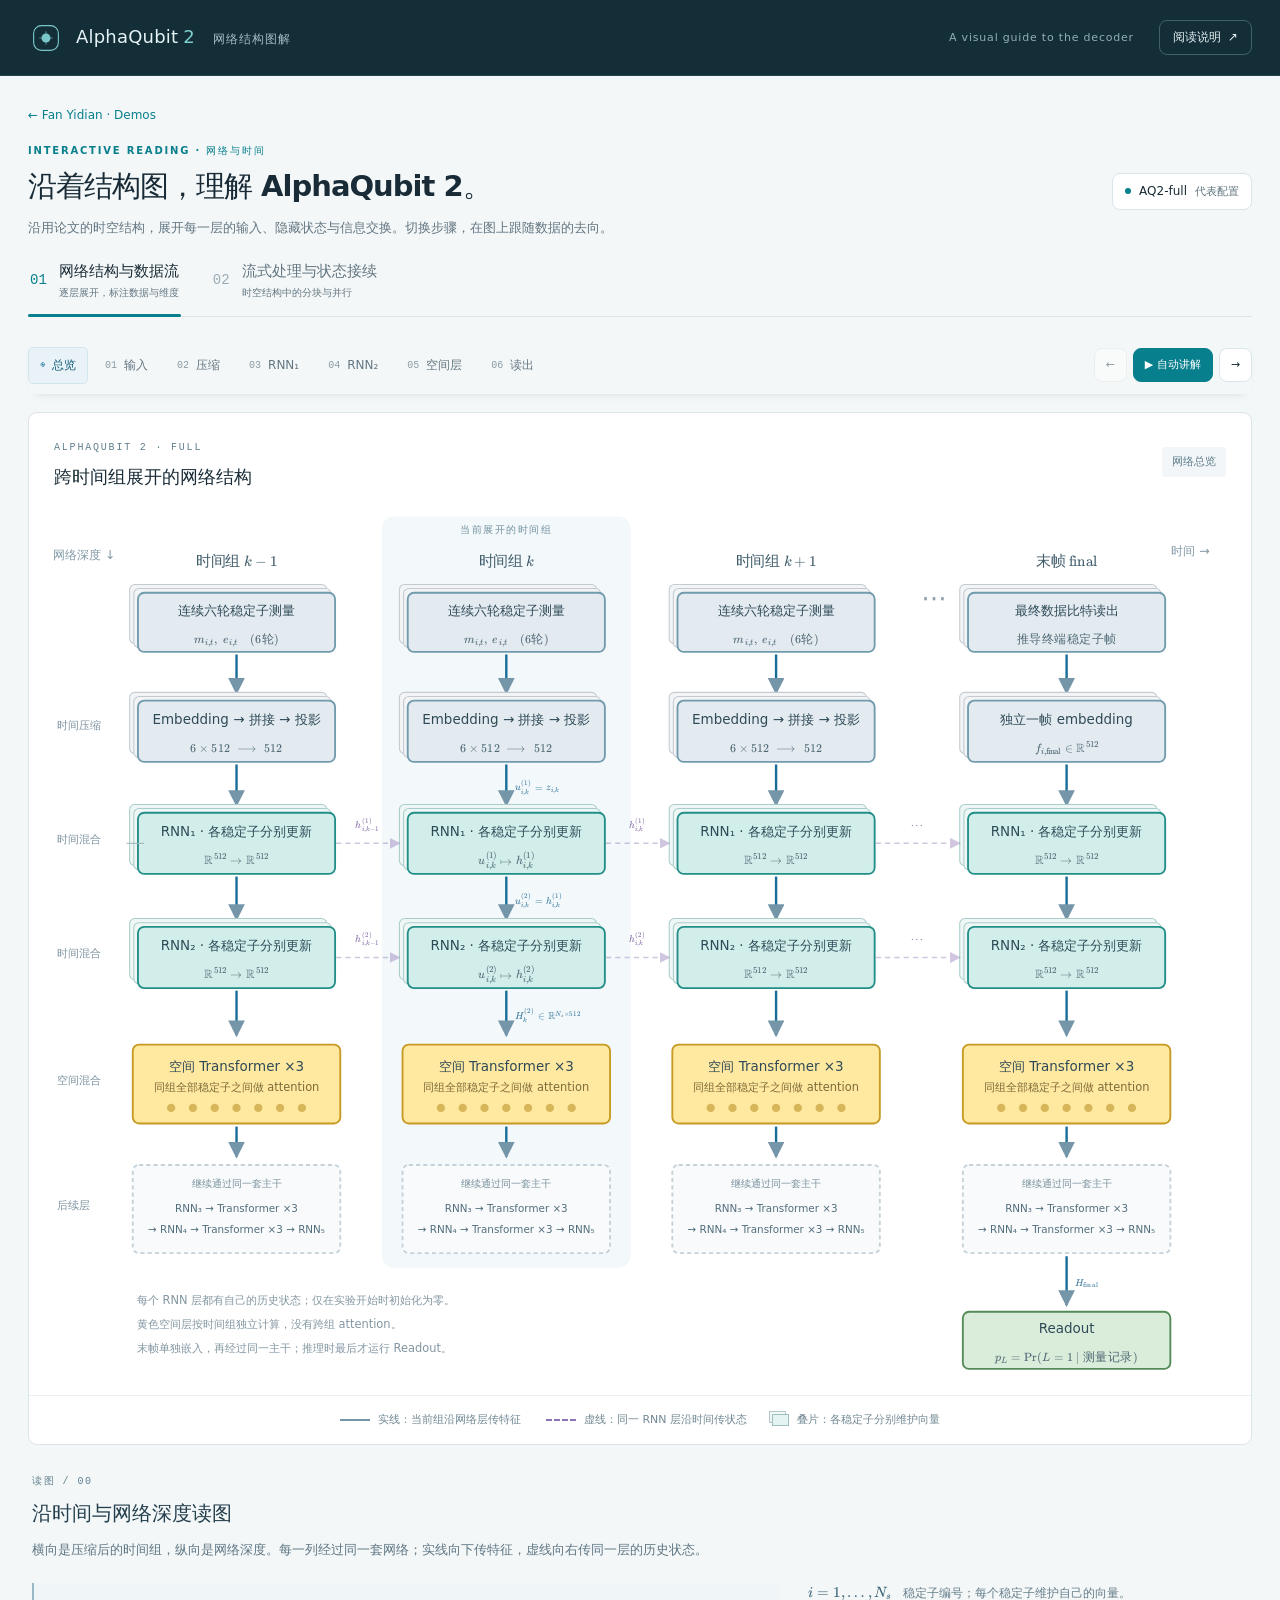
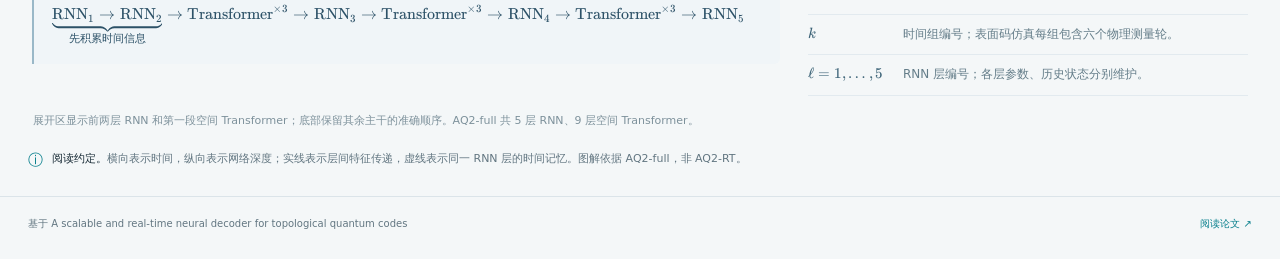
<file: demos/alphaqubit2/index.html>
<!doctype html>
<html lang="zh-CN">
<head>
  <meta charset="utf-8">
  <meta name="viewport" content="width=device-width,initial-scale=1">
  <meta name="theme-color" content="#122c35">
  <meta name="description" content="动手理解 AlphaQubit 2：测量如何切成时间组，隐藏状态怎样穿过 RNN，以及 Transformer 与流式分块如何工作。">
  <title>AlphaQubit 2 · 网络结构图解</title>
  <link rel="stylesheet" href="styles.css">
  <link rel="stylesheet" href="vendor/katex/katex.min.css">
  <link rel="stylesheet" href="architecture.css">
  <link rel="stylesheet" href="streaming.css">
</head>
<body>
  <a class="skip-link" href="#main">跳到演示</a>
  <header class="site-header">
    <a class="brand" href="#architecture" aria-label="AlphaQubit 2 数据流实验室首页">
      <svg class="brand-mark" viewBox="0 0 32 32" fill="none" aria-hidden="true"><rect x="5" y="5" width="22" height="22" rx="7" stroke="currentColor"/><path d="M10 16h12M16 10v12" stroke="currentColor" opacity=".55"/><circle cx="16" cy="16" r="4" fill="currentColor"/></svg>
      <span>AlphaQubit <b>2</b><small>网络结构图解</small></span>
    </a>
    <div class="header-right"><span class="header-note">A visual guide to the decoder</span><button class="btn header-button" id="about-open" type="button">阅读说明 <span aria-hidden="true">↗</span></button></div>
  </header>
  <main id="main">
    <a class="homepage-back" href="../">← Fan Yidian · Demos</a>
    <div class="intro">
      <div><p class="eyebrow">INTERACTIVE READING · 网络与时间</p><h1>沿着结构图，理解 AlphaQubit 2。</h1><p class="intro-copy">沿用论文的时空结构，展开每一层的输入、隐藏状态与信息交换。切换步骤，在图上跟随数据的去向。</p></div>
      <div class="model-label"><span class="status-dot"></span>AQ2-full<span class="muted">代表配置</span></div>
    </div>
    <div class="workspace-tabs" role="tablist" aria-label="演示页面">
      <button type="button" id="tab-architecture" class="workspace-tab active" role="tab" aria-selected="true" aria-controls="arch-view"><span class="tab-index">01</span><span>网络结构与数据流<small>逐层展开，标注数据与维度</small></span></button>
      <button type="button" id="tab-streaming" class="workspace-tab" role="tab" aria-selected="false" aria-controls="stream-view"><span class="tab-index">02</span><span>流式处理与状态接续<small>时空结构中的分块与并行</small></span></button>
    </div>
    <section id="arch-view" role="tabpanel" aria-labelledby="tab-architecture"></section>
    <section id="stream-view" role="tabpanel" aria-labelledby="tab-streaming" hidden></section>
    <aside class="scope-note"><span aria-hidden="true">ⓘ</span><p><strong>阅读约定。</strong>横向表示时间，纵向表示网络深度；实线表示层间特征传递，虚线表示同一 RNN 层的时间记忆。图解依据 AQ2-full，非 AQ2-RT。</p></aside>
  </main>
  <footer class="site-footer"><span>基于 <cite>A scalable and real-time neural decoder for topological quantum codes</cite></span><a href="https://arxiv.org/abs/2512.07737" target="_blank" rel="noopener noreferrer">阅读论文 <span aria-hidden="true">↗</span></a></footer>
  <dialog id="about-dialog" aria-labelledby="about-title">
    <div class="dialog-top"><p class="eyebrow">ABOUT THIS EXPLAINER</p><button class="btn ghost" id="about-close" aria-label="关闭说明" type="button">×</button></div>
    <h2 id="about-title">怎样阅读这张时空网络图</h2>
    <p>依据提供的 ICLR 2027 格式预印本：图 1、图 6–7，附录 A.1 和 A.5。公开链接的版本可能略有不同。</p>
    <dl class="about-definitions">
      <div><dt>网络配置</dt><dd>AQ2-full 主干含 5 层 RNN、9 层空间 Transformer，稳定子特征 512 维；注意力有 16 个头，每头 key/value 32 维。主干不含卷积。</dd></div>
      <div><dt>下标与方向</dt><dd>i 表示稳定子，t 表示物理测量轮，k 表示压缩后的时间组；上标 ℓ 表示 RNN 层。每一层都有自己的隐藏状态，只有实验开始时初始化为零。</dd></div>
      <div><dt>组与块</dt><dd>仿真表面码每 6 轮压缩为一个时间组；若干时间组组成计算块。流式图用每块 4 组说明调度关系，不设定硬件计算耗时。颜色码与 Willow 的分组长度分别为 3、5。</dd></div>
      <div><dt>流式含义</dt><dd>同一层 RNN 沿时间递推；空间 Transformer 可并行处理已到达的多个时间组。块与块之间保留每一层的隐藏状态。末帧处理后，readout 才生成最终逻辑预测。</dd></div>
      <div><dt>公式与输出</dt><dd>图中的 z、u、h 是为讲解统一定义的中间特征记号。公式说明运算关系与已知维度；隐藏状态和 attention 权重不等于逐比特错误概率。</dd></div>
    </dl>
    <a class="btn primary" href="https://arxiv.org/abs/2512.07737" target="_blank" rel="noopener noreferrer">打开论文</a>
  </dialog>
  <script type="module" src="app.js"></script>
</body>
</html>
</file>
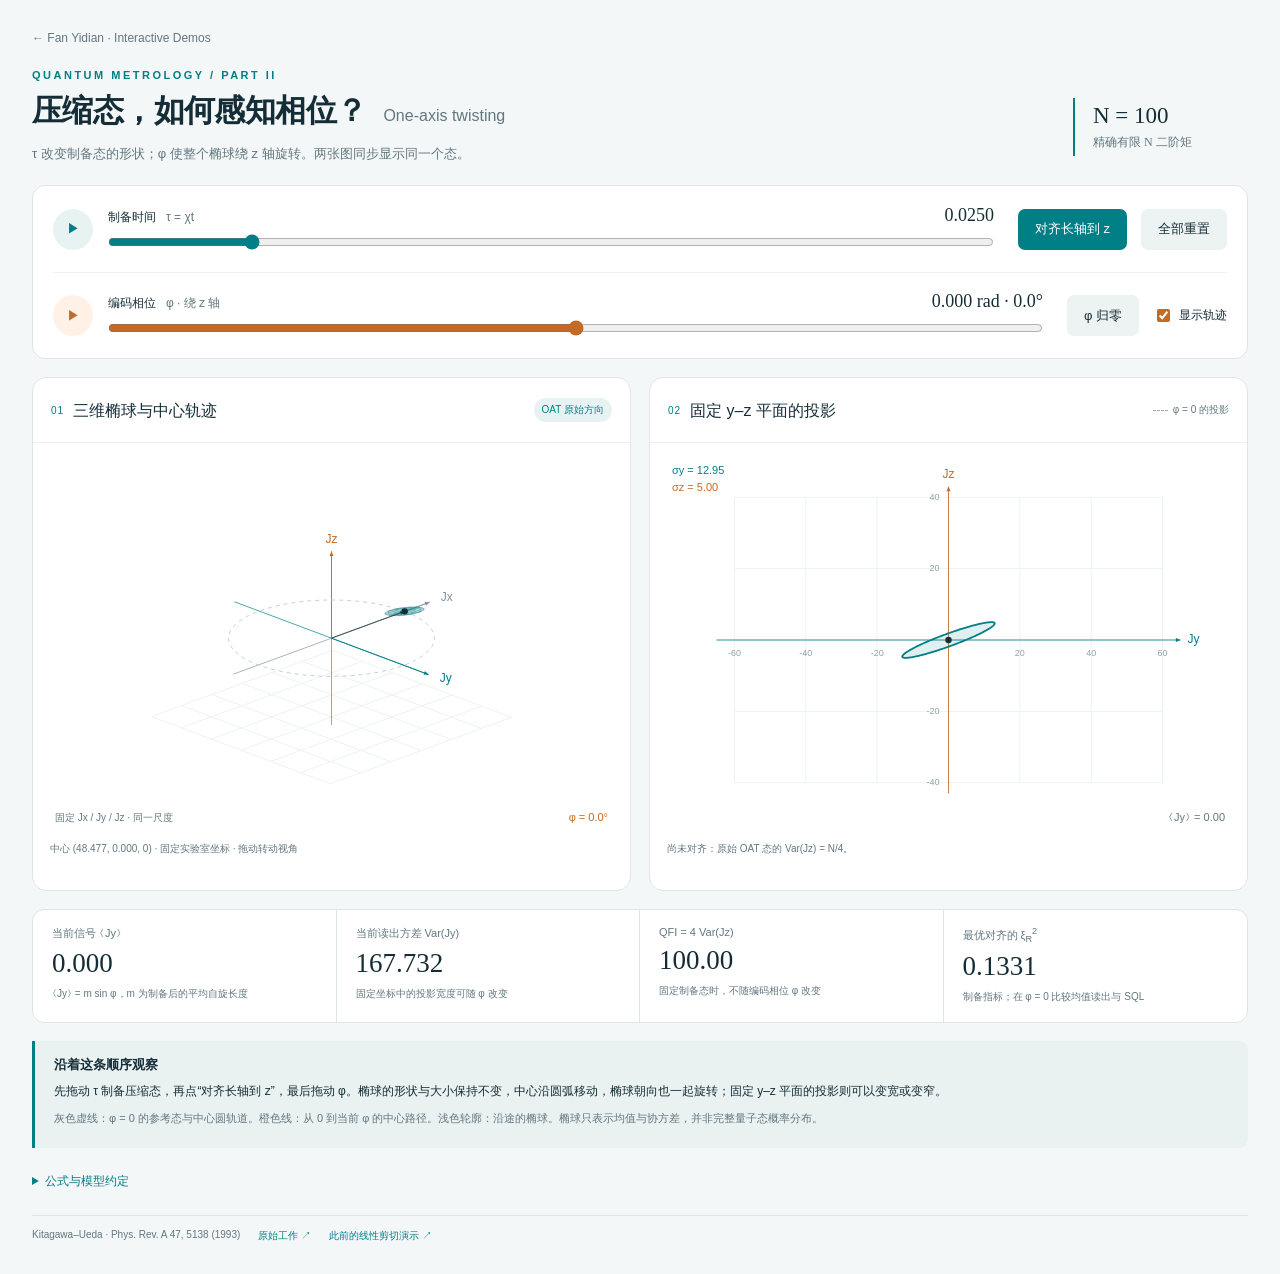
<file: demos/oat/index.html>
<!doctype html>
<html lang="zh-CN">
<head>
<meta charset="utf-8"><meta name="viewport" content="width=device-width,initial-scale=1">
<meta http-equiv="Content-Security-Policy" content="default-src 'self'; script-src 'self'; style-src 'self'; img-src 'self' data:; connect-src 'none'; object-src 'none'; base-uri 'none'">
<title>OAT 自旋压缩 · 制备与相位编码</title>
<meta name="description" content="精确有限N自旋压缩可视化：并排观察三维协方差椭球及y-z投影，独立控制制备时间τ、对齐旋转与相位φ，追踪中心轨迹。">
<link rel="stylesheet" href="./style.css?v=phi-20261027">
</head>
<body><main>
<a class="home-link" href="../">← Fan Yidian · Interactive Demos</a>
<header><div><p class="eyebrow">QUANTUM METROLOGY / PART II</p><h1>压缩态，如何感知相位？<span>One-axis twisting</span></h1><p class="intro">τ 改变制备态的形状；φ 使整个椭球绕 z 轴旋转。两张图同步显示同一个态。</p></div><div class="badge">N = 100<span>精确有限 N 二阶矩</span></div></header>
<section class="control-deck" aria-label="制备和编码控制">
<div class="control-row"><button id="play" class="icon" aria-label="播放制备时间">▶</button><div class="slider-group"><label for="tau">制备时间 <span>τ = χt</span><output id="tauValue">0.0250</output></label><input type="range" id="tau" min="0" max="0.16" step="0.0001" value="0.025"></div><button id="align">对齐长轴到 z</button><button id="reset" class="secondary">全部重置</button></div>
<div class="control-row phase-row"><button id="playPhi" class="icon" aria-label="播放相位编码">▶</button><div class="slider-group"><label for="phi">编码相位 <span>φ · 绕 z 轴</span><output id="phiValue">0.000 rad · 0.0°</output></label><input type="range" id="phi" min="-3.1415926536" max="3.1415926536" step="0.001" value="0"></div><button id="zeroPhi" class="secondary">φ 归零</button><label class="check"><input type="checkbox" id="trail" checked>显示轨迹</label></div>
</section>
<p class="scroll-hint">两图始终横向并列；窄屏可在图表区域左右滑动。</p>
<div class="visuals-viewport" tabindex="0" aria-label="并排图表，窄屏可横向滚动"><section class="visuals" id="visuals">
<article class="panel"><div class="panel-head"><div><span class="number">01</span><h2>三维椭球与中心轨迹</h2></div><span class="state" id="state">OAT 演化后</span></div><div class="canvas-wrap"><canvas id="ellipsoid" aria-label="固定Jx Jy Jz坐标中的三维协方差椭球及中心轨迹"></canvas></div><p class="plot-note">中心 <span id="center">(0, 0, 0)</span> · 固定实验室坐标 · 拖动转动视角</p></article>
<article class="panel"><div class="panel-head"><div><span class="number">02</span><h2>固定 y–z 平面的投影</h2></div><span class="legend"><i></i>φ = 0 的投影</span></div><div class="canvas-wrap"><canvas id="projection" aria-label="当前态在固定Jy Jz平面的投影及中心轨迹"></canvas></div><p class="plot-note" id="alignmentText">改变 φ，观察投影中心与宽度的变化。</p></article>
</section></div>
<section class="metrics" aria-label="当前量子态的精确统计量"><div><span>当前信号 ⟨Jy⟩</span><strong id="mean">—</strong><small>⟨Jy⟩ = m sin φ，m 为制备后的平均自旋长度</small></div><div><span>当前读出方差 Var(Jy)</span><strong id="vy">—</strong><small>固定坐标中的投影宽度可随 φ 改变</small></div><div><span>QFI = 4 Var(Jz)</span><strong id="qfi">—</strong><small>固定制备态时，不随编码相位 φ 改变</small></div><div><span>最优对齐的 ξ<sub>R</sub><sup>2</sup></span><strong id="xi">—</strong><small>制备指标；在 φ = 0 比较均值读出与 SQL</small></div></section>
<aside><b>沿着这条顺序观察</b><p>先拖动 τ 制备压缩态，再点“对齐长轴到 z”，最后拖动 φ。椭球的形状与大小保持不变，中心沿圆弧移动，椭球朝向也一起旋转；固定 y–z 平面的投影则可以变宽或变窄。</p><p class="fine">灰色虚线：φ = 0 的参考态与中心圆轨道。橙色线：从 0 到当前 φ 的中心路径。浅色轮廓：沿途的椭球。椭球只表示均值与协方差，并非完整量子态概率分布。</p></aside>
<details><summary>公式与模型约定</summary>
<div class="formula">Jα = ½∑ⱼσα⁽ʲ⁾，J = N/2；|ψ<sub>s</sub>⟩ = R<sub>x</sub>(α) exp(−iτJz²)|+⟩<sup>⊗N</sup>；|ψ<sub>φ</sub>⟩ = exp(−iφJz)|ψ<sub>s</sub>⟩。</div>
<p>τ 是已知的制备时间，α 是已知的对齐角；φ 是随后编码、需要估计的相位。</p>
<div class="formula">m = (N/2) cos<sup>N−1</sup>τ，⟨Jy⟩<sub>OAT</sub> = ⟨Jz⟩<sub>OAT</sub> = 0<br>Vx = N/4 + N(N−1)[1 + cos<sup>N−2</sup>(2τ)]/8 − N²cos<sup>2N−2</sup>τ/4<br>Vy = N/4 + N(N−1)[1 − cos<sup>N−2</sup>(2τ)]/8，Vz = N/4<br>C = N(N−1) sinτ cos<sup>N−2</sup>τ/4；V± = [Vy + Vz ± √((Vy − Vz)² + 4C²)]/2</div>
<p>对齐角 α = ½ atan2(2C, Vz − Vy)，使制备后的协方差为 diag(Vx, V−, V+)。τ = 0 时 Vx = 0，三维椭球自然退化为圆盘。</p>
<div class="formula">中心：⟨J⟩<sub>φ</sub> = m(cosφ, sinφ, 0)<br>协方差：Σ<sub>φ</sub> = R<sub>z</sub>(φ) Σ<sub>s</sub> R<sub>z</sub>(φ)<sup>T</sup>；三个主轴方差不变。<br>完成对齐后：Var<sub>φ</sub>(Jy) = Vx sin²φ + V− cos²φ，Var<sub>φ</sub>(Jz) = V+<br>ξ<sub>R</sub>² = NV− / m²；FQ = 4V+ ≥ N/ξ<sub>R</sub>²。</div>
<p>ξ<sub>R</sub>²/(νN) 是 φ = 0 处线性均值估计的方差，并非一般的最优量子精度。较长制备时间的非高斯结构不能由协方差椭球完整表达。</p>
</details>
<footer><span>Kitagawa–Ueda · Phys. Rev. A 47, 5138 (1993)</span><a href="https://doi.org/10.1103/PhysRevA.47.5138" target="_blank" rel="noopener">原始工作 ↗</a><a href="./shear/">此前的线性剪切演示 ↗</a></footer>
</main><script src="./app.js?v=phi-20261027"></script></body></html>
</file>
<file: assets/site.css>
@font-face {
  font-family: "STIX Two Text";
  font-style: normal;
  font-weight: 400 600;
  font-display: swap;
  src: url("./fonts/stix-two-text-latin.woff2") format("woff2");
  unicode-range: U+0000-00FF, U+0131, U+0152-0153, U+02BB-02BC, U+02C6, U+02DA, U+02DC, U+0304, U+0308, U+0329, U+2000-206F, U+20AC, U+2122, U+2191, U+2193, U+2212, U+2215, U+FEFF, U+FFFD;
}

@font-face {
  font-family: "Source Sans 3";
  font-style: normal;
  font-weight: 400 700;
  font-display: swap;
  src: url("./fonts/source-sans-3-latin.woff2") format("woff2");
  unicode-range: U+0000-00FF, U+0131, U+0152-0153, U+02BB-02BC, U+02C6, U+02DA, U+02DC, U+0304, U+0308, U+0329, U+2000-206F, U+20AC, U+2122, U+2191, U+2193, U+2212, U+2215, U+FEFF, U+FFFD;
}

@font-face {
  font-family: "Fanyd WenKai Web";
  font-style: normal;
  font-weight: 400;
  font-display: swap;
  src: url("./fonts/wenkai-common.woff2") format("woff2");
  unicode-range: U+2000-206F, U+3000-303F, U+3400-4DBF, U+4E00-9FFF, U+F900-FAFF, U+FE10-FE1F, U+FE30-FE4F, U+FF00-FFEF;
}

:root {
  color-scheme: light;
  --ink: #182d49;
  --ink-soft: #344c68;
  --muted: #5d7087;
  --accent: #126976;
  --accent-strong: #0b4e5a;
  --blue: #244e88;
  --paper: #f3f7fc;
  --surface: #ffffff;
  --line: #dce5ef;
  --line-strong: #b8c9dc;
  --font-sans: "Source Sans 3", "Kaiti SC", "STKaiti", "KaiTi", "楷体", "Fanyd WenKai Web", -apple-system, BlinkMacSystemFont, "PingFang SC", "Microsoft YaHei", sans-serif;
  --font-cn: "Kaiti SC", "STKaiti", "KaiTi", "楷体", "Fanyd WenKai Web", "Songti SC", serif;
  --font-serif: "STIX Two Text", Georgia, "Times New Roman", serif;
  --font-mono: "SFMono-Regular", Consolas, "Liberation Mono", monospace;
  --page-width: 1160px;
}

*, *::before, *::after { box-sizing: border-box; }
html { scroll-behavior: smooth; scroll-padding-top: 100px; }
body {
  min-height: 100vh;
  margin: 0;
  display: flex;
  flex-direction: column;
  color: var(--ink);
  background: var(--paper);
  font-family: var(--font-sans);
  font-size: 1rem;
  line-height: 1.75;
  -webkit-font-smoothing: antialiased;
}
body::before {
  content: "";
  position: absolute;
  top: 0;
  right: 0;
  left: 0;
  height: 720px;
  z-index: -1;
  pointer-events: none;
  background: radial-gradient(ellipse at 85% 8%, #e4effd 0, transparent 62%);
}
h1, h2, h3, p, figure, ul { margin: 0; }
a { color: var(--accent); text-decoration: none; text-underline-offset: 4px; }
a:hover { text-decoration: underline; }
a:focus-visible, button:focus-visible { outline: 3px solid #267f9e; outline-offset: 5px; }
button, input, select { font: inherit; }
img { max-width: 100%; }
::selection { color: #112a46; background: #cde9ee; }
.skip-link {
  position: fixed;
  top: 10px;
  left: 16px;
  z-index: 500;
  padding: 10px 18px;
  background: var(--surface);
  border: 1px solid var(--accent);
  border-radius: 8px;
  transform: translateY(-160%);
}
.skip-link:focus { transform: none; }
.site-nav {
  position: sticky;
  top: 0;
  z-index: 200;
  background: rgba(243, 247, 252, 0.94);
  border-bottom: 1px solid var(--line);
  backdrop-filter: blur(18px);
  -webkit-backdrop-filter: blur(18px);
}
.nav-inner {
  position: relative;
  width: min(calc(100% - 64px), var(--page-width));
  min-height: 76px;
  margin: auto;
  display: flex;
  align-items: center;
  justify-content: space-between;
  gap: 28px;
}
.nav-brand { display: inline-flex; align-items: center; gap: 10px; flex-shrink: 0; color: var(--ink); font-size: 0.925rem; font-weight: 650; }
.nav-brand:hover { text-decoration: none; }
.brand-symbol {
  display: inline-flex;
  align-items: center;
  justify-content: center;
  width: 32px;
  height: 32px;
  color: var(--blue);
  border: 1px solid var(--line-strong);
  border-radius: 50%;
  font: italic 1.4rem/1 var(--font-serif);
}
.nav-links { display: flex; align-items: center; gap: 3px; padding: 0; list-style: none; }
.nav-links a { display: inline-flex; min-height: 44px; align-items: center; padding: 5px 9px; color: var(--muted); font-size: 0.875rem; font-weight: 500; white-space: nowrap; }
.nav-links a:hover, .nav-links a[aria-current] { color: var(--accent-strong); text-decoration: none; }
.nav-links a[aria-current] { box-shadow: inset 0 -2px var(--accent); }
.nav-toggle { display: none; align-items: center; gap: 10px; min-height: 44px; padding: 7px 12px; color: var(--ink); border: 1px solid var(--line-strong); border-radius: 7px; background: var(--surface); cursor: pointer; }
.menu-icon, .menu-icon::before { display: block; width: 16px; height: 1px; background: currentColor; }
.menu-icon { position: relative; }
.menu-icon::before { content: ""; position: absolute; top: 5px; }
main { flex: 1; width: min(calc(100% - 64px), var(--page-width)); margin: 0 auto; }
.btn {
  display: inline-flex;
  align-items: center;
  justify-content: center;
  gap: 10px;
  min-height: 44px;
  padding: 9px 17px;
  color: var(--ink);
  background: var(--surface);
  border: 1px solid var(--line-strong);
  border-radius: 7px;
  font-size: 0.925rem;
  font-weight: 550;
  transition: background 160ms ease, border-color 160ms ease;
}
.btn svg { width: 18px; height: 18px; flex-shrink: 0; }
.btn:hover { text-decoration: none; background: #edf5fa; border-color: var(--blue); }
.btn.primary { color: #fff; background: var(--ink); border-color: var(--ink); }
.btn.primary:hover { background: #244e70; border-color: #244e70; }
.site-footer { margin-top: 44px; padding: 28px 32px; color: var(--muted); border-top: 1px solid var(--line); font-size: 0.8125rem; text-align: center; }
.site-footer p + p { margin-top: 5px; }
.site-footer a { color: var(--ink-soft); }

@media (max-width: 1080px) {
  .nav-inner { flex-wrap: wrap; gap: 0; padding: 14px 0; }
  .nav-links { width: 100%; flex-wrap: wrap; gap: 0 8px; }
  .js .nav-toggle { display: inline-flex; }
  .js .nav-links { display: none; position: absolute; top: calc(100% - 1px); right: 0; width: min(440px, calc(100vw - 48px)); padding: 15px; border: 1px solid var(--line); border-radius: 0 0 12px 12px; background: var(--surface); box-shadow: 0 16px 30px #172c4810; }
  .js .site-nav[data-menu-open="true"] .nav-links { display: grid; grid-template-columns: 1fr 1fr; }
  .nav-links a { width: 100%; padding: 10px 12px; }
  .nav-links a[aria-current] { box-shadow: none; background: #edf5fa; border-radius: 5px; }
}
@media (max-width: 600px) {
  .nav-inner, main { width: calc(100% - 36px); }
  .nav-inner { min-height: 68px; padding: 10px 0; }
  .nav-brand { font-size: 0.875rem; gap: 8px; }
  .brand-symbol { width: 29px; height: 29px; }
  .nav-toggle { font-size: 0.875rem; }
  .site-footer { padding: 25px 18px; }
}
@media (prefers-reduced-motion: reduce) {
  html { scroll-behavior: auto; }
  *, *::before, *::after { animation: none !important; transition: none !important; }
}
@media print {
  .site-nav, .nav-toggle, .skip-link { display: none !important; }
  body { background: #fff; }
  main { width: 100%; }
  a { color: inherit; }
}
</file>
<file: assets/home.css>
.hero { display: grid; grid-template-columns: minmax(0, 1.12fr) minmax(0, 0.88fr); align-items: center; gap: 68px; padding: 68px 0 70px; }
.hero-copy { min-width: 0; }
.hero-kicker { color: var(--accent); font: 0.75rem/1.7 var(--font-mono); letter-spacing: 0.08em; margin-bottom: 28px; }
.hero-identity { display: flex; align-items: center; gap: 24px; margin-bottom: 28px; }
.photo-wrap { flex-shrink: 0; width: 108px; height: 108px; border-radius: 50%; overflow: hidden; border: 3px solid #fff; box-shadow: 0 0 0 1px var(--line-strong), 0 0 0 8px #eaf1f9; }
.photo-wrap img { display: block; width: 100%; height: 100%; object-fit: cover; }
.hero-en { font: 400 clamp(2.8rem, 4.9vw, 4.5rem)/1.08 var(--font-serif); letter-spacing: -0.05em; color: var(--ink); }
.hero-cn { margin-top: 11px; font-family: var(--font-cn); font-size: 1.5rem; letter-spacing: 0.16em; color: var(--ink-soft); }
.hero-meta { max-width: 460px; font-size: 1rem; line-height: 1.8; color: var(--ink-soft); margin-bottom: 10px; }
.hero-meta strong { color: var(--ink); font-weight: 550; }
.hero-sub { font-size: 0.875rem; color: var(--muted); line-height: 1.9; }
.hero-btns { display: flex; flex-wrap: wrap; gap: 10px; margin-top: 26px; }
.quantum-panel { position: relative; min-width: 0; padding: 24px 24px 20px; background: linear-gradient(145deg, #fff, #edf5ff); border: 1px solid #ccdced; border-radius: 20px; box-shadow: 0 20px 60px -38px #244e8859; }
.quantum-panel::before { content: ""; position: absolute; top: -1px; left: 28px; width: 66px; height: 2px; background: var(--accent); }
.quantum-heading { display: flex; justify-content: space-between; align-items: center; gap: 12px; min-height: 39px; color: var(--blue); font: 0.75rem/1.6 var(--font-mono); letter-spacing: 0.07em; }
.quantum-heading .state-symbol { font: italic 1.3rem/1.2 var(--font-serif); }
.quantum-visual { display: block; width: 100%; height: auto; margin: 6px 0 0; }
.quantum-caption { min-height: 50px; color: var(--muted); font-size: 0.8125rem; line-height: 1.8; text-align: center; margin-top: 0; }
.quantum-caption > span, .quantum-caption > a { display: block; }
.quantum-caption > a { color: var(--accent); font-size: 0.8125rem; }
.quantum-equation { display: flex; flex-direction: column; align-items: center; gap: 9px; min-height: 85px; margin-top: 19px; padding-top: 17px; border-top: 1px solid #d4e2f0; }
.quantum-equation-label { min-height: 18px; color: var(--muted); font: 0.75rem/1.5 var(--font-mono); letter-spacing: 0.07em; text-transform: uppercase; }
.quantum-equation math { min-height: 40px; color: var(--ink); font-size: 1.25rem; }
.quantum-slides { display: grid; }
.quantum-slide { grid-area: 1 / 1; min-width: 0; opacity: 1; visibility: visible; transition: opacity 360ms ease; }
.quantum-slide[hidden] { display: none; }
.js .quantum-slide[hidden] { display: block; opacity: 0; visibility: hidden; pointer-events: none; transition: opacity 360ms ease, visibility 0s linear 360ms; }
.carousel-controls { display: none; align-items: center; gap: 12px; margin-top: 16px; padding-top: 14px; border-top: 1px solid #d4e2f0; }
.js .carousel-controls { display: flex; }
.carousel-pagination { display: flex; flex: 1; gap: 4px; padding: 3px; border-radius: 7px; background: #e7eff8; }
.carousel-tab, .carousel-toggle { min-height: 44px; padding: 7px 9px; border: 0; border-radius: 5px; color: #44617c; background: transparent; font-size: 0.875rem; cursor: pointer; }
.carousel-tab { flex: 1; }
.carousel-tab:hover, .carousel-toggle:hover { color: var(--ink); background: #f5f9fe; }
.carousel-tab[aria-pressed="true"] { color: var(--accent-strong); background: #fff; box-shadow: 0 1px 4px #18345412; }
.carousel-toggle { display: inline-flex; align-items: center; gap: 7px; flex-shrink: 0; }
.carousel-toggle svg { width: 13px; height: 13px; }
.carousel-toggle svg[hidden] { display: none; }
.carousel-status { position: absolute; width: 1px; height: 1px; padding: 0; margin: -1px; overflow: hidden; clip-path: inset(50%); white-space: nowrap; }
.home-main > section { display: grid; grid-template-columns: 188px minmax(0, 1fr); column-gap: 52px; padding: 48px 0; border-top: 1px solid var(--line); scroll-margin-top: 16px; }
.home-main > section ~ section { grid-template-columns: 168px minmax(0, 1fr); column-gap: 36px; padding: 30px 0; }
.sec-title { align-self: start; position: sticky; top: 110px; color: var(--ink); font: 400 1.55rem/1.3 var(--font-serif); letter-spacing: -0.025em; }
.section-content { min-width: 0; }
.about-en { margin: 0 0 18px; font-size: 1.125rem; line-height: 1.95; color: #172b43; }
.about-en a { color: #084e5b; }
.about-en strong { font-weight: 600; color: #0f2137; }
.about-cn { margin: 23px 0 30px; padding: 3px 0 3px 18px; border-left: 2px solid #a7c9d4; font-family: var(--font-cn); font-size: 1.25rem; line-height: 2; color: #0d1b2a; }
.interest-label { color: var(--muted); font-size: 0.8125rem; letter-spacing: 0.03em; margin-bottom: 12px; }
.tags { display: flex; flex-wrap: wrap; gap: 9px; }
.tag { padding: 5px 10px; border: 1px solid #cddde7; border-radius: 5px; color: #38566e; background: #f1f7fb; font-size: 0.875rem; }
.pub-list { display: grid; gap: 0; }
.pub-card { padding: 16px 0; border-bottom: 1px solid var(--line); }
.pub-card:first-child { padding-top: 0; }
.pub-card:last-child { border-bottom: 0; padding-bottom: 0; }
.pub-title { margin-bottom: 7px; font-size: 1.125rem; line-height: 1.45; font-weight: 560; }
.pub-title a { color: var(--ink); }
.pub-title a:hover { color: var(--accent); }
.pub-authors { font-size: 0.875rem; color: var(--muted); line-height: 1.6; margin-bottom: 6px; }
.pub-authors .me { color: var(--blue); font-weight: 600; }
.pub-equal { font-size: 0.8125rem; color: var(--muted); }
.pub-footer { display: flex; flex-wrap: wrap; gap: 6px 11px; align-items: center; }
.badge { display: inline-block; padding: 3px 8px; border: 1px solid; border-radius: 4px; font-size: 0.875rem; font-weight: 550; line-height: 1.6; }
.badge-journal { color: #18656a; border-color: #c4dfe0; background: #edf7f6; }
.badge-conference { color: #345b88; border-color: #d2deed; background: #f0f5fc; }
.badge-preprint { color: #805a25; border-color: #e4d9c7; background: #faf5ec; }
.pub-year { font-size: 0.875rem; color: var(--muted); }
.pub-links { display: flex; flex-wrap: wrap; gap: 14px; margin-top: 4px; }
.pub-link { display: inline-flex; align-items: center; min-height: 32px; font-size: 0.875rem; font-weight: 500; }
#manuscripts .pub-list > p { margin-top: 14px; padding: 11px 14px; border-radius: 7px; border: 1px solid var(--line); background: #f1f5fa; line-height: 1.65; }
.timeline { position: relative; padding-left: 22px; }
.timeline::before { content: ""; position: absolute; top: 10px; bottom: 22px; left: 0; width: 1px; background: var(--line-strong); }
.edu-item { position: relative; margin-bottom: 18px; }
.edu-item:last-child { margin-bottom: 0; }
.edu-item::before { content: ""; position: absolute; left: -26px; top: 8px; width: 9px; height: 9px; border: 2px solid var(--blue); border-radius: 50%; background: var(--paper); }
.edu-degree { font-size: 1.05rem; font-weight: 600; line-height: 1.6; }
.edu-school { margin-top: 3px; color: var(--accent); font-size: 1rem; }
.edu-detail { margin-top: 2px; color: var(--muted); font-size: 0.875rem; line-height: 1.6; }
.award-list { display: grid; padding: 0; list-style: none; }
.award-item { display: grid; grid-template-columns: 80px minmax(0, 1fr); gap: 16px; padding: 11px 0; border-bottom: 1px solid var(--line); font-size: 1rem; line-height: 1.65; }
.award-item:first-child { padding-top: 0; }
.award-item:last-child { border: 0; padding-bottom: 0; }
.award-year { color: var(--blue); font-size: 0.875rem; font-family: var(--font-mono); padding-top: 3px; }
.award-text { min-width: 0; color: var(--ink-soft); overflow-wrap: anywhere; }
#contact { margin-top: 10px; padding: 28px; border: 0; border-radius: 16px; background: #173451; color: #eff5fc; }
#contact .sec-title { color: #fff; }
.contact-body { color: #d9e5f1; font-size: 1rem; line-height: 1.65; }
.contact-body a { color: #fff; text-decoration: underline; text-decoration-color: #7b9bb6; }
.contact-addr { margin-top: 14px; font-size: 0.875rem; line-height: 1.65; color: #bfd0e1; }

@media (max-width: 1100px) {
  .hero { gap: 38px; }
  .hero-identity { gap: 20px; }
  .photo-wrap { width: 86px; height: 86px; }
  .hero-en { font-size: 3.4rem; }
  .home-main > section { grid-template-columns: 166px minmax(0, 1fr); column-gap: 34px; }
}
@media (max-width: 850px) {
  .hero { grid-template-columns: minmax(0, 1fr) minmax(0, 0.82fr); gap: 28px; padding: 50px 0; }
  .hero-identity { flex-wrap: wrap; gap: 18px; }
  .hero-en { font-size: 3.1rem; }
  .hero-kicker { margin-bottom: 24px; font-size: 0.75rem; }
  .quantum-panel { padding: 18px 14px; }
  .quantum-heading { font-size: 0.75rem; }
  .quantum-equation math { font-size: 1.05rem; }
  .quantum-equation-label { font-size: 0.75rem; }
  .home-main > section { grid-template-columns: minmax(0, 1fr); gap: 22px; padding: 34px 0; }
  .home-main > section ~ section { grid-template-columns: minmax(0, 1fr); gap: 16px; padding: 26px 0; }
  .sec-title { position: static; font-size: 1.65rem; }
  #contact { padding: 24px; }
}
@media (max-width: 600px) {
  .hero { grid-template-columns: minmax(0, 1fr); gap: 33px; padding: 42px 0 36px; }
  .hero-identity { flex-wrap: nowrap; gap: 19px; margin-bottom: 23px; }
  .photo-wrap { width: 78px; height: 78px; }
  .hero-en { font-size: clamp(2.15rem, 9.4vw, 3.2rem); }
  .hero-cn { font-size: 1.3rem; margin-top: 8px; }
  .hero-kicker { font-size: 0.75rem; margin-bottom: 24px; }
  .hero-sub { font-size: 0.875rem; }
  .hero-btns { gap: 9px; margin-top: 23px; }
  .hero-btns .btn { padding: 9px 12px; font-size: 0.875rem; }
  .quantum-panel { width: min(100%, 420px); margin: 0 auto; padding: 19px 20px; }
  .quantum-heading, .quantum-equation-label { font-size: 0.75rem; }
  .quantum-visual { max-height: 300px; }
  .quantum-equation math { font-size: 1.25rem; }
  .carousel-controls { gap: 6px; }
  .carousel-tab, .carousel-toggle { padding: 7px; }
  .about-en, .about-cn { line-height: 1.85; }
  .pub-title { font-size: 1.0625rem; }
  .award-item { grid-template-columns: 70px minmax(0, 1fr); gap: 12px; }
  #contact { padding: 22px; }
}
@media print {
  .hero { padding: 20px 0; }
  .quantum-panel { box-shadow: none; }
  .carousel-controls { display: none !important; }
  .home-main > section { break-inside: avoid; }
  .sec-title { position: static; }
}
</file>
<file: assets/resources.css>
.resource-main { padding: 35px 0 70px; }
.breadcrumbs { color: var(--muted); font-size: 0.875rem; margin-bottom: 28px; }
.breadcrumbs span { margin: 0 10px; color: #9aafc2; }
.page-header { max-width: 790px; margin-bottom: 37px; }
.page-title { color: var(--ink); font: 400 clamp(2.2rem, 4.4vw, 3.4rem)/1.2 var(--font-serif); letter-spacing: -0.035em; margin-bottom: 16px; }
.page-intro { color: var(--ink-soft); font-size: 1rem; line-height: 1.8; }
.page-intro-cn { color: var(--muted); margin-top: 8px; font-size: 1rem; line-height: 1.8; }
.resource-list { display: grid; gap: 26px; }
.resource-card { display: grid; grid-template-columns: 300px minmax(0, 1fr); overflow: hidden; background: var(--surface); border: 1px solid var(--line-strong); border-radius: 12px; }
.resource-preview { display: flex; align-items: center; justify-content: center; padding: 23px; background: #e9f1f9; border-right: 1px solid var(--line); }
.resource-preview img { display: block; width: 100%; height: auto; box-shadow: 0 6px 25px #1837570c; }
.resource-preview.slides { background: #edf2fa; }
.resource-body { min-width: 0; padding: 29px 32px; }
.resource-category { color: var(--accent); font-size: 0.8125rem; font-weight: 600; letter-spacing: 0.07em; }
.resource-title { color: var(--ink); font-size: 1.375rem; line-height: 1.45; font-weight: 600; margin: 8px 0 12px; }
.resource-title a { color: inherit; }
.resource-meta { display: flex; flex-wrap: wrap; gap: 6px 16px; color: var(--muted); font-size: 0.875rem; margin-bottom: 15px; }
.resource-meta time { color: var(--blue); font-weight: 600; }
.resource-description { color: var(--ink-soft); font-size: 1rem; line-height: 1.8; }
.resource-description-cn { color: var(--muted); font-size: 1rem; line-height: 1.8; margin-top: 9px; }
.resource-topics { display: flex; flex-wrap: wrap; gap: 7px; padding: 0; list-style: none; margin-top: 18px; }
.resource-topics li { padding: 3px 9px; color: #45647d; background: #f0f5fa; border: 1px solid var(--line); border-radius: 4px; font-size: 0.8125rem; }
.resource-actions { display: flex; flex-wrap: wrap; align-items: center; gap: 10px; margin-top: 22px; }

@media (max-width: 950px) {
  .resource-card { grid-template-columns: 230px minmax(0, 1fr); }
  .resource-preview { padding: 17px; }
  .resource-body { padding: 25px; }
}
@media (max-width: 700px) {
  .resource-main { padding: 27px 0 45px; }
  .page-header { margin-bottom: 27px; }
  .resource-card { grid-template-columns: minmax(0, 1fr); }
  .resource-preview { border-right: 0; border-bottom: 1px solid var(--line); padding: 25px; }
  .resource-preview img { max-width: 340px; }
  .resource-body { padding: 25px 23px; }
  .resource-title { font-size: 1.3rem; }
}
</file>
<file: demos/alphaqubit2/styles.css>
:root{--bg:#f4f7f8;--surface:#fff;--ink:#182b36;--muted:#627681;--border:#dbe4e9;--teal:#087f8c;--amber:#c88218;--purple:#7553b7;--blue:#306bb4;--red:#c54e52;--rnn-soft:#e8f5f3;--attention-soft:#fff3da;--compression-soft:#f0ecf8;--radius:14px;font-family:Inter,"PingFang SC","Microsoft YaHei",system-ui,sans-serif;font-synthesis:none;color:var(--ink);background:var(--bg);font-size:14px;line-height:1.6}
*{box-sizing:border-box}body{margin:0}button,input,select{font:inherit}button,a,input,select{-webkit-tap-highlight-color:transparent}button{cursor:pointer}button:disabled{cursor:default;opacity:.45}button:focus-visible,a:focus-visible,input:focus-visible,select:focus-visible{outline:3px solid #56b6c3;outline-offset:3px}a{color:var(--teal);text-decoration:none}a:hover{text-decoration:underline}button svg{pointer-events:none}[hidden]{display:none!important}h1,h2,h3,h4,p{margin:0}h1{font-size:32px;font-weight:600;letter-spacing:-1px;line-height:1.35}h2{font-size:21px;font-weight:600;line-height:1.45}h3{font-size:16px;font-weight:600}small{font-size:12px}svg{max-width:100%}table{border-collapse:collapse}code,.mono{font-family:"SFMono-Regular",Consolas,"Liberation Mono",monospace;font-variant-numeric:tabular-nums}.muted,.subtle{color:var(--muted)}.eyebrow{font-size:10px;font-weight:600;letter-spacing:1.8px;color:var(--muted);text-transform:uppercase}.panel{background:var(--surface);border:1px solid var(--border);border-radius:var(--radius)}.section-title{font-size:18px;font-weight:600}.control-row{display:flex;align-items:center;gap:10px;flex-wrap:wrap}.btn{display:inline-flex;align-items:center;justify-content:center;gap:7px;min-height:38px;padding:7px 13px;border:1px solid var(--border);border-radius:8px;background:#fff;color:var(--ink);font-weight:500;white-space:nowrap;transition:background .15s,border-color .15s}.btn:hover{background:#f3f7f8;border-color:#aebfc7;text-decoration:none}.btn.primary{background:var(--teal);border-color:var(--teal);color:#fff}.btn.primary:hover{background:#066875}.btn.ghost{border-color:transparent;background:transparent}.btn.ghost:hover{background:#edf3f5}.chip,.pill{display:inline-flex;align-items:center;gap:5px;border:1px solid var(--border);padding:3px 9px;border-radius:6px;font-size:12px;white-space:nowrap;background:#f8fafb}.vector{display:flex;align-items:center;gap:4px;min-width:0}.vector-cell{min-width:0;flex:1;border-radius:4px;padding:6px 2px;text-align:center;font-family:monospace;font-size:11px}.sr-only{position:absolute;width:1px;height:1px;padding:0;margin:-1px;overflow:hidden;clip:rect(0,0,0,0);white-space:nowrap;border:0}.skip-link{position:fixed;top:6px;left:6px;transform:translateY(-160%);z-index:50;padding:8px 14px;background:#fff;border:1px solid var(--teal);border-radius:6px}.skip-link:focus{transform:none}
.site-header{height:76px;background:#142e38;color:#e5f3f5;display:flex;align-items:center;justify-content:space-between;gap:20px;padding:0 max(28px,calc((100vw - 1280px)/2));border-bottom:1px solid #224550}.brand{display:flex;align-items:center;gap:12px;color:inherit}.brand:hover{text-decoration:none}.brand-mark{width:36px;height:36px;color:#79c7c8;flex-shrink:0}.brand>span{font-size:18px;font-weight:500;letter-spacing:.2px;display:flex;align-items:baseline;gap:5px}.brand b{color:#7fd2ce;font-weight:500}.brand small{font-size:12px;letter-spacing:1px;margin-left:13px;color:#a7bdc5}.header-right{display:flex;align-items:center;gap:25px}.header-note{font-size:11px;letter-spacing:.8px;color:#91adb7}.header-button{background:transparent;border-color:#42606c;color:#e3f1f3;font-size:12px;min-height:34px}.header-button:hover{background:#254550;border-color:#87aab5}main{max-width:1280px;margin:auto;padding:34px 28px 0}.intro{display:flex;justify-content:space-between;align-items:center;gap:25px;margin-bottom:25px}.intro .eyebrow{margin-bottom:8px;color:var(--teal)}.intro-copy{margin-top:10px;color:var(--muted);font-size:13px;max-width:710px;line-height:1.8}.model-label{display:flex;gap:8px;align-items:center;white-space:nowrap;font-size:12px;padding:8px 12px;border:1px solid var(--border);border-radius:8px;background:#fff}.model-label .muted{font-size:11px}.status-dot{width:6px;height:6px;border-radius:50%;background:var(--teal)}.backbone{padding:17px 22px 15px}.backbone-title{display:flex;gap:20px;align-items:center;flex-wrap:wrap;margin-bottom:12px}.backbone-title .muted{font-size:11px}.backbone-track{display:flex;align-items:center;gap:9px;flex-wrap:wrap;padding-bottom:13px}.backbone-node{display:inline-flex;justify-content:center;align-items:center;min-height:36px;padding:6px 14px;border-radius:7px;font-size:12px;font-weight:500;white-space:nowrap}.backbone-node.compression{background:var(--compression-soft);color:var(--purple)}.backbone-node.rnn{background:var(--rnn-soft);color:var(--teal)}.backbone-node.attention{background:var(--attention-soft);color:#9c630d}.backbone-node.readout{background:#edf1f4;color:#52616a}.backbone-arrow{color:#9cb0bb}.backbone-repeat{display:flex;align-items:center;gap:9px;position:relative;padding:7px 8px 21px;border:1px dashed #bfcdd4;border-radius:8px}.backbone-repeat>span:nth-child(2){color:#9cb0bb}.repeat-note{position:absolute;bottom:3px;left:9px;right:8px;white-space:nowrap;font-size:9px;letter-spacing:.1px;color:var(--muted)}.backbone-caption{font-size:11px;color:var(--muted)}.workspace-tabs{display:flex;gap:30px;margin:25px 0 22px;border-bottom:1px solid var(--border)}.workspace-tab{display:flex;gap:12px;align-items:center;background:none;border:0;color:var(--muted);padding:0 2px 15px;text-align:left;position:relative}.workspace-tab.active{color:var(--ink)}.workspace-tab.active:after{position:absolute;content:"";height:3px;background:var(--teal);bottom:-1px;left:0;right:0;border-radius:3px}.tab-index{font-size:14px;font-family:monospace;color:#9aabb4}.workspace-tab.active .tab-index{color:var(--teal)}.workspace-tab>span:last-child{font-size:15px;font-weight:500}.workspace-tab small{display:block;font-size:10px;font-weight:400;margin-top:2px;color:var(--muted)}.scope-note{display:flex;align-items:flex-start;gap:9px;color:var(--muted);padding:18px 0 25px;font-size:11px;max-width:960px}.scope-note>span{font-size:15px;line-height:1.4;color:var(--teal)}.scope-note strong{font-weight:500;color:var(--ink)}.site-footer{max-width:1280px;margin:0 auto;display:flex;justify-content:space-between;gap:16px;padding:19px 28px 27px;border-top:1px solid var(--border);font-size:10px;color:var(--muted)}.site-footer cite{font-style:normal}.site-footer a{white-space:nowrap}.site-footer>span{max-width:75%}dialog{width:min(650px,calc(100vw - 30px));max-height:85vh;overflow:auto;padding:26px;border:1px solid var(--border);border-radius:16px;box-shadow:0 18px 80px #122e3840;background:#fff;color:var(--ink)}dialog::backdrop{background:#10273288;backdrop-filter:blur(3px)}.dialog-top{display:flex;justify-content:space-between;align-items:center;margin-bottom:10px}.dialog-top .btn{font-size:23px;min-width:36px;padding:0}.dialog-top~p{margin-top:12px;color:var(--muted);font-size:13px}.about-definitions{margin:20px 0}.about-definitions>div{padding:13px 0;border-top:1px solid var(--border);font-size:13px}.about-definitions dt{font-weight:600;margin-bottom:5px}.about-definitions dd{margin:0;color:var(--muted)}
@media(min-width:1500px){main{padding-top:40px}}@media(max-width:800px){.header-note{display:none}.model-label{display:none}.brand small{display:none}h1{font-size:28px}.backbone{padding:15px}.backbone-title{gap:5px;margin-bottom:10px}.backbone-title .muted{font-size:10px}.backbone-node{padding:5px 9px;font-size:11px}.backbone-track{gap:6px}.workspace-tabs{gap:23px}.site-footer{flex-direction:column}.site-footer>span{max-width:none}}@media(max-width:480px){.site-header{height:64px;padding:0 16px}.brand>span{font-size:16px}.brand-mark{width:29px;height:29px}.header-button{padding:5px 9px;font-size:11px}main{padding:24px 14px 0}h1{font-size:25px;letter-spacing:-.7px}.intro-copy{font-size:12px}.intro{margin-bottom:20px}.eyebrow{font-size:9px;letter-spacing:1.3px}.workspace-tabs{gap:19px;margin-top:23px}.workspace-tab{gap:7px}.workspace-tab>span:last-child{font-size:12px}.workspace-tab small{font-size:9px}.tab-index{font-size:12px}.backbone-caption{font-size:10px}.site-footer{padding:17px 15px 24px}.btn{min-height:40px}.scope-note{font-size:10px}.backbone-repeat{padding-bottom:23px}.repeat-note{font-size:8px}}
@media(prefers-reduced-motion:reduce){*,*:before,*:after{animation:none!important;transition:none!important;scroll-behavior:auto!important}}

/* Paper-oriented diagrams: the structure is the primary content. */
main{max-width:1440px;padding-top:27px}.intro{margin-bottom:19px}.intro h1{font-size:29px}.workspace-tabs{margin-top:17px;margin-bottom:20px}.site-footer{max-width:1440px}.intro-copy{max-width:860px}.math-block{overflow-x:auto;overflow-y:hidden;padding:12px 4px}.math-block .katex-display{margin:.5em 0}.math-error{color:var(--red);font-family:monospace}.katex{font-size:1.08em}.scope-note{max-width:none}.site-header{padding-left:max(28px,calc((100vw - 1440px)/2));padding-right:max(28px,calc((100vw - 1440px)/2))}.formula-panel{background:#fff;border:1px solid var(--border);border-radius:12px;padding:20px}.math-label{color:var(--ink)}
@media(max-width:480px){main{padding-top:22px}.intro h1{font-size:24px}.workspace-tab>span:last-child{font-size:12px}.workspace-tab small{font-size:9px}.workspace-tabs{gap:16px}.site-header{padding-left:16px;padding-right:16px}.formula-panel{padding:15px}.katex{font-size:1em}}

.arch-paper-toolbar,.stream-paper-toolbar{position:sticky;top:0;z-index:20;background:var(--bg);padding:10px 0;box-shadow:0 5px 10px -8px #243d4a40}.stream-paper-memory-edge{stroke-dasharray:4 3}.stream-paper-inherit-arrow{stroke-dasharray:4 3}
.homepage-back{display:inline-flex;align-items:center;margin-bottom:18px;font-size:12px;color:var(--teal)}
</file>
<file: demos/alphaqubit2/architecture.css>
.arch-paper-view{--arch-line:#a8b9c5;--arch-memory:#8c73b3;--arch-rnn:#e3f4f2;--arch-spatial:#fff0c5;--arch-input:#eef1f4;--arch-active:#176c98}
.arch-paper-toolbar{display:flex;align-items:center;justify-content:space-between;gap:16px;margin-bottom:18px;flex-wrap:wrap}
.arch-paper-stepper{display:flex;align-items:center;gap:5px;flex-wrap:wrap}
.arch-paper-step{display:flex;align-items:center;gap:7px;border:1px solid transparent;border-radius:5px;background:transparent;color:var(--muted,#647681);padding:9px 11px;font:500 12px system-ui,sans-serif;cursor:pointer}
.arch-paper-step>span{font:10px ui-monospace,SFMono-Regular,monospace;color:#8a9ca6}
.arch-paper-step:hover{background:#edf3f6;color:var(--ink,#182733)}
.arch-paper-step.is-active{color:#145d79;border-color:#d3e5ec;background:#e9f3f7}
.arch-paper-step.is-active>span{color:#176c98}
.arch-paper-playback{display:flex;gap:6px;align-items:center}
.arch-paper-playback .btn{min-height:34px;padding:7px 11px;font-size:11px}
.arch-paper-figure{border:1px solid var(--border,#dbe4e9);border-radius:9px;background:var(--surface,#fff);overflow:hidden}
.arch-figure-topline{display:flex;align-items:center;justify-content:space-between;gap:16px;padding:21px 25px 13px}
.arch-figure-kicker{font:10px ui-monospace,SFMono-Regular,monospace;letter-spacing:1.8px;color:#617f8d}
.arch-figure-topline h2{font-size:18px;line-height:1.5;margin:7px 0 0;font-weight:500;color:var(--ink,#182733)}
.arch-current-step{font-size:11px;color:#617f8d;padding:6px 10px;border-radius:4px;background:#f2f6f8;white-space:nowrap}
.arch-network-scroll{overflow-x:auto;scrollbar-width:thin;margin:0 8px 0 0}
.arch-network-svg{display:block;width:100%;min-width:1030px;height:auto}
.arch-current-lane{fill:#f3f8fb}
.arch-current-label{fill:#71909e;font:10px system-ui,sans-serif;letter-spacing:1.5px}
.arch-axis-time,.arch-axis-depth{fill:#8299a6;font:12px system-ui,sans-serif}
.arch-col-label{font-size:14px!important;color:#405d6b!important}
.arch-svg-math{display:flex;align-items:center;justify-content:center;width:100%;height:100%;font-size:12px;color:#506975;line-height:1.2;white-space:nowrap}
.arch-svg-math .katex{font-size:1em}
.arch-svg-math .katex-display{margin:0}
.arch-module{transition:opacity .3s ease}
.arch-module.is-dimmed{opacity:.38}
.arch-module-face{fill:var(--arch-input);stroke:#b4c1c9;stroke-width:1.15}
.arch-diagram-sheet{fill:#f2f4f6;stroke:#c3cbd0;stroke-width:1}
.arch-module-rnn1 .arch-module-face,.arch-module-rnn2 .arch-module-face{fill:var(--arch-rnn);stroke:#7fbcb8}
.arch-module-rnn1 .arch-diagram-sheet,.arch-module-rnn2 .arch-diagram-sheet{fill:#eff7f6;stroke:#a9cdc9}
.arch-module-spatial .arch-module-face{fill:var(--arch-spatial);stroke:#dbb74b}
.arch-module-continuation .arch-module-face{fill:#f8fafb;stroke:#c5d2da;stroke-dasharray:4 3}
.arch-module-readout .arch-module-face{fill:#e8f2e7;stroke:#8fb18a}
.arch-module.is-focused .arch-module-face{stroke-width:1.8}
.arch-module-rnn1.is-focused .arch-module-face,.arch-module-rnn2.is-focused .arch-module-face{fill:#d1eeeb;stroke:#238e88}
.arch-module-compression.is-focused .arch-module-face,.arch-module-input.is-focused .arch-module-face{fill:#e3ebf1;stroke:#719bad}
.arch-module-spatial.is-focused .arch-module-face{fill:#ffe8a0;stroke:#c69a23}
.arch-module-readout.is-focused .arch-module-face{fill:#daedda;stroke:#558b57}
.arch-module-name{fill:#2f4a57;font:500 13px system-ui,sans-serif}
.arch-module-subtitle{fill:#7c6b39;font:11px system-ui,sans-serif}
.arch-token-dot{fill:#bc952b;opacity:.6}
.arch-data-edge{fill:none;stroke:var(--arch-line);stroke-width:1.6;opacity:.5}
.arch-data-edge.is-focused{stroke:var(--arch-active);stroke-width:2.3;opacity:1}
#arch-down-arrow path{fill:#7595a9}
.arch-memory-edge{fill:none;stroke:var(--arch-memory);stroke-width:1.5;stroke-dasharray:5 4;opacity:.4}
.arch-memory-edge.is-focused{opacity:1;stroke-width:2.1}
#arch-memory-arrow path{fill:#8c73b3}
.arch-memory-math{color:#846aa7;font-size:10px}
.arch-edge-math{justify-content:flex-start;font-size:10px;color:#38799d}
.arch-row-side-label{fill:#7e94a1;font:11px system-ui,sans-serif}
.arch-continuation-label{fill:#7a929e;font:10px system-ui,sans-serif}
.arch-continuation-flow{fill:#526e7c;font:10px system-ui,sans-serif}
.arch-small-diagram-note{fill:#8296a1;font:11px system-ui,sans-serif}
.arch-omitted-time{fill:#8fa3af;font-size:25px}
.arch-zero-guide{stroke:#9db3bd;stroke-width:1;fill:none}
.arch-paper-legend{display:flex;flex-wrap:wrap;align-items:center;justify-content:center;gap:14px 25px;padding:15px 20px;border-top:1px solid #e9eff2;font-size:11px;color:#718893}
.arch-paper-legend>span{display:flex;gap:8px;align-items:center}
.arch-legend-line{display:block;width:30px;border-top:2px solid #7595a9}
.arch-legend-line.is-memory{border-color:#8c73b3;border-top-style:dashed}
.arch-legend-stack{display:block;width:17px;height:12px;background:#e3f4f2;border:1px solid #9dbfbd;box-shadow:-3px -3px 0 -1px #f2f7f7,-3px -3px 0 0 #b1c8c7}
.arch-step-detail{margin-top:23px;padding:0 4px}
.arch-detail-header>span{font:10px ui-monospace,SFMono-Regular,monospace;letter-spacing:1.5px;color:#61818f}
.arch-detail-header h3{font-size:20px;font-weight:500;line-height:1.6;color:#233f4d;margin:7px 0 9px}
.arch-detail-header p{font-size:13px;line-height:1.9;max-width:940px;margin:0;color:#5e7683}
.arch-detail-body{display:grid;grid-template-columns:minmax(0,1.7fr) minmax(230px,1fr);gap:28px;align-items:start;margin-top:20px}
.arch-equations{min-width:0;padding:15px 18px;background:#f0f5f8;border-left:2px solid #9ab8c8;border-radius:0 6px 6px 0;color:#2c5167;overflow-x:auto}
.arch-equation{font-size:13px;line-height:1.6;min-width:0}
.arch-equation + .arch-equation{margin-top:15px}
.arch-equation .katex-display{margin:7px 0;text-align:left}
.arch-equation .katex-display>.katex{text-align:left}
.arch-definitions{margin:0;padding:0;font-size:12px}
.arch-definitions>div{display:grid;grid-template-columns:85px minmax(0,1fr);gap:10px;padding:9px 0;border-bottom:1px solid #e2eaef}
.arch-definitions>div:first-child{padding-top:0}
.arch-definitions dt{color:#3c6377;font-size:12px;display:flex;align-items:flex-start;justify-content:flex-start;padding-top:1px}
.arch-definitions dd{margin:0;color:#647d89;line-height:1.8}
.arch-paper-note{font-size:11px;line-height:1.9;color:#7d919b;margin-top:15px;padding:0 1px}
.arch-paper-view button:focus-visible,.arch-network-scroll:focus-visible{outline:2px solid #3b88a3;outline-offset:3px}
@media(min-width:1400px){.arch-network-svg{min-width:1100px}}
@media(max-width:900px){.arch-detail-body{grid-template-columns:1fr;gap:20px}.arch-definitions{display:grid;grid-template-columns:repeat(3,minmax(0,1fr));gap:18px}.arch-definitions>div{display:flex;flex-direction:column;gap:8px;padding:0;border:0}.arch-figure-topline{padding:17px 18px 12px}.arch-paper-toolbar{gap:11px}}
@media(max-width:640px){.arch-paper-toolbar{align-items:flex-start}.arch-paper-stepper{gap:3px}.arch-paper-step{font-size:11px;padding:8px 7px;gap:5px}.arch-paper-step>span{font-size:9px}.arch-paper-playback{width:100%;justify-content:flex-end}.arch-figure-topline{padding:16px 14px 10px;align-items:flex-start}.arch-figure-topline h2{font-size:16px}.arch-figure-kicker{font-size:9px}.arch-current-step{font-size:10px;padding:5px 7px}.arch-paper-legend{justify-content:flex-start;padding:13px 15px;gap:10px;font-size:10px}.arch-paper-legend>span{width:100%}.arch-detail-header h3{font-size:18px}.arch-detail-header p{font-size:12px}.arch-step-detail{padding:0}.arch-equations{padding:13px 12px}.arch-equation{font-size:11px}.arch-definitions{grid-template-columns:1fr;gap:12px}.arch-definitions>div{display:grid;grid-template-columns:80px 1fr;gap:12px}.arch-paper-note{font-size:11px}}
@media(prefers-reduced-motion:reduce){.arch-module{transition:none}}
.arch-module-inset{margin-top:22px;background:#fff;border:1px solid #dae5ec;border-radius:7px;overflow:hidden}
.arch-inset-heading{padding:17px 20px 0}
.arch-inset-heading>span{color:#3d6a7e;font-size:12px;font-weight:500}
.arch-inset-heading>p{margin:7px 0 2px;color:#78909c;font-size:11px;line-height:1.8}
.arch-inset-scroll{overflow-x:auto;scrollbar-width:thin}
.arch-rnn-zoom-svg,.arch-spatial-zoom-svg{display:block;width:100%;height:auto;min-width:1100px}
.arch-spatial-zoom-svg{min-width:1180px}
.arch-zoom-node rect{fill:#f2f6f8;stroke:#bacdd8;stroke-width:1.1}
.arch-zoom-node>text{fill:#3e6072;font:12px system-ui,sans-serif}
.arch-zoom-input rect{fill:#e9f1f6;stroke:#9cbacb}
.arch-zoom-memory rect{fill:#f0eaf7;stroke:#b5a2cd}
.arch-zoom-output rect{fill:#e1f2ee;stroke:#7eb9ad}
.arch-zoom-attention rect{fill:#fff1cd;stroke:#d5ba69}
.arch-zoom-projection rect{fill:#f7f2e5;stroke:#d4c79e}
.arch-zoom-residual rect{fill:#f0f6f8;stroke:#94b2c3}
.arch-zoom-residual>text{font-size:24px;fill:#4a7b95}
.arch-zoom-math{font-size:11px;color:#5b7583}
.arch-zoom-edge{fill:none;stroke:#7a9db3;stroke-width:1.7}
.arch-zoom-edge.is-memory{stroke:#8c73b3;stroke-dasharray:5 4}
.arch-zoom-edge-label{font-size:11px;color:#7794a4;background:#fff}
.arch-zoom-foot-label{fill:#8399a6;font:11px system-ui,sans-serif}
.arch-head-boundary{fill:#fffdf7;stroke:#e3dac3;stroke-width:1;stroke-dasharray:5 4}
.arch-head-boundary-label{fill:#a89970;font:10px system-ui,sans-serif}
.arch-inset-scroll:focus-visible{outline:2px solid #3b88a3;outline-offset:-2px}
@media(max-width:640px){.arch-inset-heading{padding:14px 14px 0}.arch-inset-heading>p{font-size:11px}}
</file>
<file: demos/alphaqubit2/streaming.css>
.stream-paper-intro{display:flex;align-items:flex-start;justify-content:space-between;gap:22px;margin-bottom:20px}.stream-paper-intro .muted{margin:10px 0 0;max-width:770px;line-height:1.8}.stream-paper-badge{border:1px solid var(--border);border-radius:6px;padding:8px 10px;white-space:nowrap;color:var(--muted);font-size:11px;margin-top:7px}.stream-paper-toolbar{display:flex;align-items:center;justify-content:space-between;gap:18px;margin:0 0 17px}.stream-paper-toolbar .control-row{display:flex;flex-wrap:wrap;gap:8px}.stream-paper-step{display:flex;align-items:center;gap:12px;min-width:0}.stream-paper-step-index{font:11px ui-monospace,SFMono-Regular,Consolas,monospace;white-space:nowrap;color:var(--muted)}.stream-paper-step-name{font-size:12px;font-weight:600;color:var(--ink)}.stream-paper-network{padding:20px 20px 14px!important;margin-bottom:20px;overflow:hidden}.stream-paper-legend{display:flex;justify-content:flex-end;gap:16px;flex-wrap:wrap;margin:0 0 7px;color:var(--muted);font-size:11px}.stream-paper-legend span{display:flex;align-items:center;gap:5px}.stream-paper-legend i{width:8px;height:8px;border-radius:2px;display:inline-block}.stream-paper-legend .done{background:#3d8c89}.stream-paper-legend .temporal{background:#087f8c}.stream-paper-legend .spatial{background:#e6b64b}.stream-paper-legend .buffer{background:#82a5be}.stream-paper-legend .future{background:#e5e9ec}.stream-paper-diagram-scroll{overflow-x:auto;max-width:100%;padding-bottom:4px}.stream-paper-diagram{min-width:960px}.stream-paper-diagram svg{width:100%;height:auto;display:block;font-family:Inter,"PingFang SC","Microsoft YaHei",sans-serif}.stream-paper-zone-line{stroke:#c9d4db;stroke-width:1.3}.stream-paper-zone-line.current{stroke:#b54e56;stroke-width:1.6}.stream-paper-zone-line.processed{stroke:#69a5a1}.stream-paper-zone-label{fill:#748590;font-size:12px}.stream-paper-zone-label.current{fill:#ab4650}.stream-paper-zone-label.processed{fill:#4d8b86}.stream-paper-row-label{fill:#344b59;font-size:12px;font-weight:500}.stream-paper-row-label.rnn{fill:#087f8c}.stream-paper-row-label.spatial{fill:#a26b11}.stream-paper-secondary{fill:#81909a;font-size:10px}.stream-paper-group-label{fill:#6c7d88;font-size:11px}.stream-paper-group-label.future{fill:#b5bfc6}.stream-paper-group-label.done{fill:#528e88}.stream-paper-measure{stroke:#d3dbe0;stroke-width:3;stroke-linecap:round}.stream-paper-measure.buffer{stroke:#7295ad}.stream-paper-measure.done{stroke:#8eb7b1}.stream-paper-measure.future{stroke:#dce2e6}.stream-paper-vertical{stroke:#cbd6dc;stroke-width:1;fill:none}.stream-paper-vertical.done{stroke:#a6c6c1}.stream-paper-vertical.temporal{stroke:#087f8c;stroke-width:1.8}.stream-paper-vertical.spatial{stroke:#c39029;stroke-width:1.8}.stream-paper-vertical.pending,.stream-paper-vertical.future{stroke:#e1e6e9}.stream-paper-vertical.buffer{stroke:#9cb1c1}.stream-paper-compression{stroke:#c5d1d9;fill:#f0f4f6;stroke-width:1}.stream-paper-compression.buffer{stroke:#8ba9bd;fill:#e8f0f5}.stream-paper-compression.done{fill:#e7f2ef;stroke:#91b9b2}.stream-paper-compression.future,.stream-paper-compression.pending{stroke:#dce3e7;fill:#fafbfc;stroke-dasharray:3 2}.stream-paper-node-text{fill:#566f7d;font-size:11px}.stream-paper-node-text.done{fill:#50877f}.stream-paper-node-text.pending,.stream-paper-node-text.future{fill:#b7c0c6}.stream-paper-node-text.temporal{fill:#087f8c;font-weight:600}.stream-paper-node-text.spatial{fill:#9e6b10;font-weight:600}.stream-paper-rnn-node{fill:#edf1f4;stroke:#b9c8d1;stroke-width:1}.stream-paper-rnn-node.done{fill:#edf6f3;stroke:#a7c8c2}.stream-paper-rnn-node.pending{fill:#fafbfd;stroke:#dce3e7}.stream-paper-rnn-node.temporal{fill:#dbefed;stroke:#087f8c;stroke-width:1.5}.stream-paper-rnn-node.focus{fill:#bce3df;stroke:#087f8c;stroke-width:2.2}.stream-paper-transformer-node{fill:#fbf5e7;stroke:#e2cd9c;stroke-width:1}.stream-paper-transformer-node.done{fill:#f2f5ed;stroke:#b6c9b5}.stream-paper-transformer-node.pending{fill:#fcfbf7;stroke:#e8e3d8}.stream-paper-transformer-node.spatial{fill:#f7da8c;stroke:#c18e25;stroke-width:1.4}.stream-paper-memory-edge{stroke:#ccd6dc;stroke-width:1;fill:none}.stream-paper-memory-edge.done{stroke:#8db8b0}.stream-paper-memory-edge.temporal{stroke:#087f8c;stroke-width:1.8}.stream-paper-memory-edge.pending{stroke:#e1e6e9}.stream-paper-block-outline{stroke:#c95a64;stroke-width:1.6;fill:rgba(201,90,100,.018);pointer-events:none}.stream-paper-block-label{fill:#ab4650;font-size:11px}.stream-paper-order-label{fill:#087f8c;font-size:10px;font-family:ui-monospace,SFMono-Regular,Consolas,monospace}.stream-paper-parallel-label{fill:#a26b11;font-size:10px}.stream-paper-future-slash{stroke:#e6eaed;stroke-width:1}.stream-paper-memory-token{fill:#b34968;stroke:#fff;stroke-width:2}.stream-paper-memory-token.inherited{fill:#087f8c}.stream-paper-memory-label{fill:#a34861;font-size:10px}.stream-paper-inherit-arrow{stroke:#087f8c;stroke-width:1.4;fill:none}.stream-paper-inherit-label{fill:#087f8c;font-size:10px}.stream-paper-readout{fill:#f1f6f2;stroke:#b4c9b9;stroke-width:1.2}.stream-paper-readout.active{fill:#d3ead9;stroke:#508961;stroke-width:1.8}.stream-paper-readout-text{fill:#64806d;font-size:12px;font-weight:500}.stream-paper-diagram-caption{display:flex;justify-content:space-between;flex-wrap:wrap;gap:8px;font-size:11px;color:var(--muted);padding:4px 4px 0}.stream-paper-explanation{padding:24px!important;margin-bottom:14px}.stream-paper-explanation-head .eyebrow{font-size:10px;color:var(--teal);margin-bottom:9px}.stream-paper-explanation-title{font-size:17px;line-height:1.6;color:var(--ink);font-weight:600;margin:0}.stream-paper-equation{min-height:80px;padding:10px 0 5px;overflow-x:auto;max-width:100%;font-size:15px}.stream-paper-equation .katex-display{margin:14px 0}.stream-paper-explanation-text{font-size:13px;line-height:1.9;color:var(--muted);margin:6px 0 0;max-width:980px}.stream-paper-memory-note{margin-top:14px;padding:11px 13px;border-left:2px solid #87b7b1;background:#f6faf9;color:#4c726c;font-size:12px;line-height:1.8}.stream-paper-source-note{font-size:11px;line-height:1.9;max-width:1030px;margin-bottom:15px}@media(max-width:1000px){.stream-paper-intro{flex-direction:column;gap:12px}.stream-paper-badge{margin:0}.stream-paper-network{padding:16px 12px 12px!important}.stream-paper-diagram-caption{justify-content:flex-start;gap:7px 20px}.stream-paper-legend{justify-content:flex-start;gap:8px 14px}.stream-paper-toolbar{align-items:flex-start;flex-wrap:wrap}.stream-paper-step{margin-left:auto}.stream-paper-explanation{padding:20px!important}.stream-paper-explanation-title{font-size:16px}}@media(max-width:550px){.stream-paper-intro .muted{font-size:12px}.stream-paper-toolbar{gap:11px}.stream-paper-toolbar .control-row{width:100%}.stream-paper-toolbar .btn{font-size:12px;min-height:42px;padding:10px 12px}.stream-paper-step{margin-left:0;flex-wrap:wrap;gap:8px}.stream-paper-legend{font-size:10px}.stream-paper-network{padding:14px 9px 11px!important}.stream-paper-diagram-caption{font-size:10px;flex-direction:column;gap:5px}.stream-paper-explanation{padding:16px!important}.stream-paper-explanation-title{font-size:15px}.stream-paper-explanation-text{font-size:12px}.stream-paper-memory-note{font-size:11px}.stream-paper-source-note{font-size:11px}.stream-paper-equation{font-size:13px}}
</file>
<file: demos/oat/style.css>
:root{--ink:#142d36;--muted:#627780;--teal:#007f87;--orange:#c46a25;--line:#dce5e7;--paper:#f4f7f7}*{box-sizing:border-box}body{margin:0;background:var(--paper);color:var(--ink);font-family:"Microsoft YaHei","PingFang SC",Arial,sans-serif}main{max-width:1520px;margin:auto;padding:28px 32px 18px}header{display:flex;justify-content:space-between;gap:20px;align-items:center}.eyebrow{font-size:11px;letter-spacing:2.5px;color:var(--teal);font-weight:700;margin:0 0 9px}h1{font-size:31px;font-weight:600;letter-spacing:-.6px;margin:0}h1 span{font-size:16px;letter-spacing:0;margin-left:17px;font-weight:400;color:var(--muted)}.intro{font-size:13px;line-height:1.8;color:var(--muted);margin:10px 0 20px}.badge{font-size:23px;font-family:Georgia,serif;min-width:175px;border-left:2px solid var(--teal);padding:5px 0 5px 18px}.badge span{display:block;font-size:12px;color:var(--muted);margin-top:5px}.control-deck{background:#fff;border:1px solid var(--line);border-radius:13px;padding:0 20px;margin-bottom:18px}.control-row{display:flex;align-items:center;gap:14px;min-height:86px;padding:14px 0}.phase-row{border-top:1px solid #edf1f1}button{border:0;background:var(--teal);color:white;font-family:inherit;font-size:13px;padding:11px 17px;border-radius:7px;cursor:pointer;white-space:nowrap;min-height:41px}button:hover{filter:brightness(.94)}button:focus-visible,input:focus-visible,.visuals-viewport:focus-visible{outline:3px solid #e7b763;outline-offset:3px}button.secondary{background:#edf2f2;color:var(--ink)}button.icon{width:40px;flex-shrink:0;padding:0;border-radius:50%;background:#e7f3f3;color:var(--teal)}.phase-row button.icon{background:#fff1e6;color:var(--orange)}.slider-group{flex:1;min-width:100px;margin:0 10px 0 1px}.slider-group label{display:flex;gap:10px;font-size:12px;margin-bottom:8px;align-items:baseline;white-space:nowrap}.slider-group label span{color:var(--muted)}output{margin-left:auto;font-size:18px;font-family:Georgia,serif;font-variant-numeric:tabular-nums}input[type=range]{width:100%;accent-color:var(--teal);cursor:pointer;margin:0}.phase-row input[type=range]{accent-color:var(--orange)}.check{font-size:12px;white-space:nowrap;display:flex;gap:6px;align-items:center;min-height:41px}.check input{accent-color:var(--orange)}.scroll-hint{display:none;color:var(--muted);font-size:11px;margin:6px 0 9px}.visuals-viewport{overflow-x:auto;overscroll-behavior-x:contain;border-radius:14px}.visuals{display:grid;grid-template-columns:minmax(0,1fr) minmax(0,1fr);gap:18px;min-width:660px}.panel{min-width:0;border:1px solid var(--line);background:#fff;border-radius:14px;overflow:hidden}.panel-head{min-height:65px;display:flex;justify-content:space-between;align-items:center;padding:10px 18px;border-bottom:1px solid #edf1f1;gap:8px}.panel-head>div{display:flex;align-items:center;gap:9px}.number{font-size:10px;color:var(--teal);letter-spacing:1px}h2{font-size:16px;font-weight:500;margin:0;line-height:1.45}.state{font-size:10px;background:#e7f3f3;border-radius:30px;padding:5px 8px;color:var(--teal);white-space:nowrap}.legend{font-size:10px;color:var(--muted);white-space:nowrap}.legend i{display:inline-block;width:15px;border-top:1px dashed #9bafb5;vertical-align:middle;margin-right:5px}.canvas-wrap{height:390px;position:relative;padding:8px 10px 0}canvas{width:100%;height:100%;display:block}.plot-note{font-size:10px;line-height:1.75;color:var(--muted);margin:7px 17px 14px;min-height:36px}.metrics{display:grid;grid-template-columns:repeat(4,minmax(0,1fr));margin:18px 0;border:1px solid var(--line);border-radius:12px;background:#fff;overflow:hidden}.metrics>div{padding:16px 19px;border-right:1px solid var(--line)}.metrics>div:last-child{border:0}.metrics span{font-size:11px;color:var(--muted);display:block}.metrics strong{font-size:27px;display:block;font-family:Georgia,serif;font-weight:400;margin:7px 0;color:var(--ink);font-variant-numeric:tabular-nums}.metrics small{font-size:10px;color:var(--muted);line-height:1.65;display:block}aside{padding:14px 19px;background:#e9f1f1;border-left:3px solid var(--teal);border-radius:0 9px 9px 0}aside b{font-size:13px}aside p{font-size:12px;line-height:1.85;margin:6px 0}.fine{color:var(--muted);font-size:11px}details{margin:17px 0;font-size:12px;line-height:1.9}summary{cursor:pointer;color:var(--teal);padding:5px 0}.formula{font-family:Georgia,"Microsoft YaHei",serif;background:#fff;padding:12px 17px;line-height:2;overflow-wrap:anywhere}footer{display:flex;gap:18px;flex-wrap:wrap;font-size:10px;color:var(--muted);padding:13px 0;border-top:1px solid var(--line)}a{color:var(--teal);text-decoration:none}@media(max-width:1100px){main{padding:24px 20px 18px}.badge{display:none}h1{font-size:28px}.canvas-wrap{height:350px}.panel-head{padding:10px 13px}h2{font-size:14px}.state,.legend{font-size:9px}.legend i{width:11px}.panel-head>div{gap:7px}.metrics>div{padding:14px}}
@media(max-width:750px){main{padding:20px 14px}h1{font-size:26px}h1 span{display:block;margin:7px 0 0;font-size:14px}.intro{font-size:12px}.control-deck{padding:0 13px}.control-row{display:grid;grid-template-columns:40px minmax(0,1fr) auto;gap:10px;padding:13px 0}.control-row .icon{grid-column:1;grid-row:1}.slider-group{grid-column:2/4;grid-row:1;margin:0}.control-row #align{grid-column:2;grid-row:2;justify-self:end}.control-row #reset{grid-column:3;grid-row:2}.phase-row #zeroPhi{grid-column:2;grid-row:2;justify-self:end}.phase-row .check{grid-column:3;grid-row:2}.slider-group label{gap:7px;font-size:11px}.slider-group output{font-size:15px}button{padding:10px 12px;font-size:12px}.metrics{grid-template-columns:1fr 1fr}.metrics>div:nth-child(2){border-right:0}.metrics>div:nth-child(-n+2){border-bottom:1px solid var(--line)}.canvas-wrap{height:335px}.metrics strong{font-size:24px}}
@media(max-width:690px){.scroll-hint{display:block}.visuals{gap:12px}.panel-head{align-items:flex-start;flex-direction:column;justify-content:center;min-height:72px;gap:4px}.plot-note{margin-left:13px;margin-right:13px}.slider-group label span{font-size:10px}.slider-group output{font-size:14px}}

.home-link{display:inline-block;font-size:12px;color:var(--muted);margin:0 0 21px;padding:3px 0}.home-link:hover{color:var(--teal);text-decoration:underline}.home-link:focus-visible{outline:3px solid #e7b763;outline-offset:4px}
</file>
